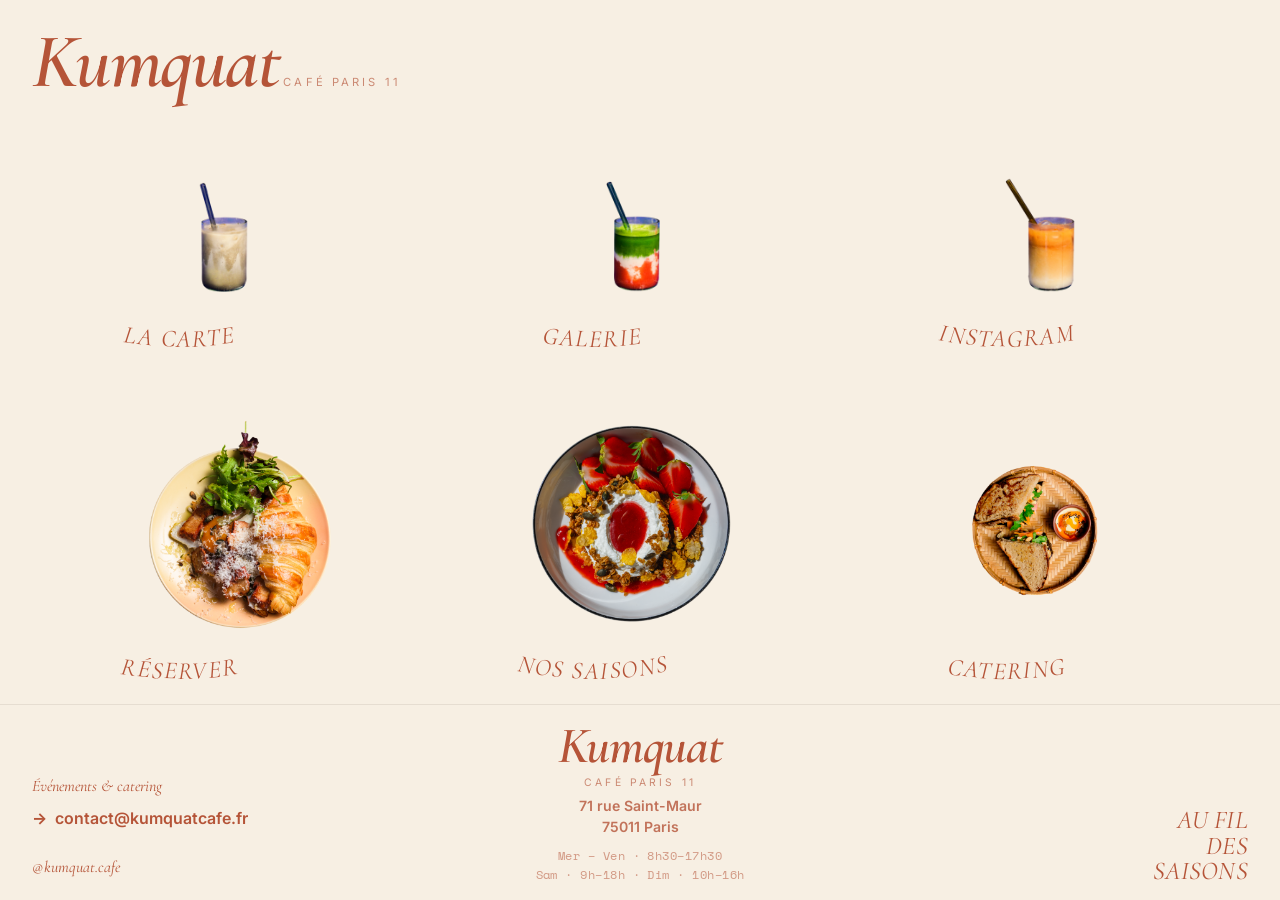
<file: index.html>
<!doctype html>
<html lang="fr">
<head>
  <meta charset="utf-8" />
  <meta name="viewport" content="width=device-width, initial-scale=1" />
  <title>Kumquat Café Paris</title>
  <meta name="description" content="Kumquat Café — Cuisine & Boissons au fil des saisons. 71 rue Saint-Maur, Paris 11." />

  <link rel="preconnect" href="https://fonts.googleapis.com">
  <link rel="preconnect" href="https://fonts.gstatic.com" crossorigin>
  <link href="https://fonts.googleapis.com/css2?family=Cormorant+Garamond:ital,wght@0,600;0,700;1,500;1,600;1,700&family=Inter:wght@400;600;700&family=Space+Mono&display=swap" rel="stylesheet">
  <link rel="stylesheet" href="style.css" />
</head>
<body class="page-home">

  <header class="home-header">
    <a href="index.html" class="home-logo home-logo--text">
      <span class="brand-wordmark">Kumquat</span>
      <span class="brand-tagline">Café Paris 11</span>
    </a>
  </header>

  <main class="home-stage">
    <section class="burger-grid burger-grid--home">

      <div class="burger grow" style="--delay:0s">
        <a href="menu.html" aria-label="La Carte">
          <img src="assets/menu/DSC_0518-Photoroom.png" alt="" />
          <svg class="burger-curve" viewBox="0 0 320 60" aria-hidden="true">
            <defs><path id="curve-0" d="M 20 10 Q 160 58 300 10" fill="none" /></defs>
            <text><textPath href="#curve-0" startOffset="50%" text-anchor="middle">La Carte</textPath></text>
          </svg>
        </a>
      </div>

      <div class="burger grow" style="--delay:0.8s">
        <a href="galerie.html" aria-label="Galerie">
          <img src="assets/menu/DSC_0520-Photoroom.png" alt="" />
          <svg class="burger-curve" viewBox="0 0 320 60" aria-hidden="true">
            <defs><path id="curve-1" d="M 20 10 Q 160 58 300 10" fill="none" /></defs>
            <text><textPath href="#curve-1" startOffset="50%" text-anchor="middle">Galerie</textPath></text>
          </svg>
        </a>
      </div>

      <div class="burger grow" style="--delay:1.6s">
        <a href="https://instagram.com/kumquat.cafe" target="_blank" rel="noopener" aria-label="Instagram">
          <img src="assets/menu/DSC_0526-Photoroom.png" alt="" />
          <svg class="burger-curve" viewBox="0 0 320 60" aria-hidden="true">
            <defs><path id="curve-2" d="M 20 10 Q 160 58 300 10" fill="none" /></defs>
            <text><textPath href="#curve-2" startOffset="50%" text-anchor="middle">Instagram</textPath></text>
          </svg>
        </a>
      </div>

      <div class="burger grow" style="--delay:2.4s">
        <a href="reservation.html" aria-label="Réservation">
          <img src="assets/menu/DSC_0582-Photoroom.png" alt="" />
          <svg class="burger-curve" viewBox="0 0 320 60" aria-hidden="true">
            <defs><path id="curve-3" d="M 20 10 Q 160 58 300 10" fill="none" /></defs>
            <text><textPath href="#curve-3" startOffset="50%" text-anchor="middle">Réserver</textPath></text>
          </svg>
        </a>
      </div>

      <div class="burger grow" style="--delay:3.2s">
        <a href="talks.html" aria-label="Nos Saisons">
          <img src="assets/menu/DSC_0610-Photoroom.png" alt="" />
          <svg class="burger-curve" viewBox="0 0 320 60" aria-hidden="true">
            <defs><path id="curve-4" d="M 20 10 Q 160 58 300 10" fill="none" /></defs>
            <text><textPath href="#curve-4" startOffset="50%" text-anchor="middle">Nos Saisons</textPath></text>
          </svg>
        </a>
      </div>

      <div class="burger grow" style="--delay:4s">
        <a href="mailto:contact@kumquatcafe.fr" aria-label="Catering">
          <img src="assets/menu/DSC_0664-Photoroom.png" alt="" />
          <svg class="burger-curve" viewBox="0 0 320 60" aria-hidden="true">
            <defs><path id="curve-5" d="M 20 10 Q 160 58 300 10" fill="none" /></defs>
            <text><textPath href="#curve-5" startOffset="50%" text-anchor="middle">Catering</textPath></text>
          </svg>
        </a>
      </div>

    </section>
  </main>

  <footer class="site-footer">
    <div class="site-footer-inner">

      <div class="site-footer-col">
        <p class="site-footer-tag">Événements & catering</p>
        <a href="mailto:contact@kumquatcafe.fr" class="site-footer-link site-footer-link--arrow">
          <span class="arrow">→</span> contact@kumquatcafe.fr
        </a>
        <div class="site-footer-socials">
          <a href="https://instagram.com/kumquat.cafe" target="_blank" rel="noopener">@kumquat.cafe</a>
        </div>
      </div>

      <div class="site-footer-col site-footer-col--center">
        <div class="footer-wordmark">
          <span class="brand-wordmark">Kumquat</span>
          <span class="brand-tagline">Café Paris 11</span>
        </div>
        <p class="site-footer-place">
          71 rue Saint-Maur<br/>
          75011 Paris
        </p>
        <p class="site-footer-hours">
          Mer – Ven · 8h30–17h30<br/>
          Sam · 9h–18h · Dim · 10h–16h
        </p>
      </div>

      <div class="site-footer-col site-footer-col--right">
        <p class="site-footer-motto">AU FIL<br/>DES<br/>SAISONS</p>
      </div>

    </div>
  </footer>

</body>
</html>
</file>
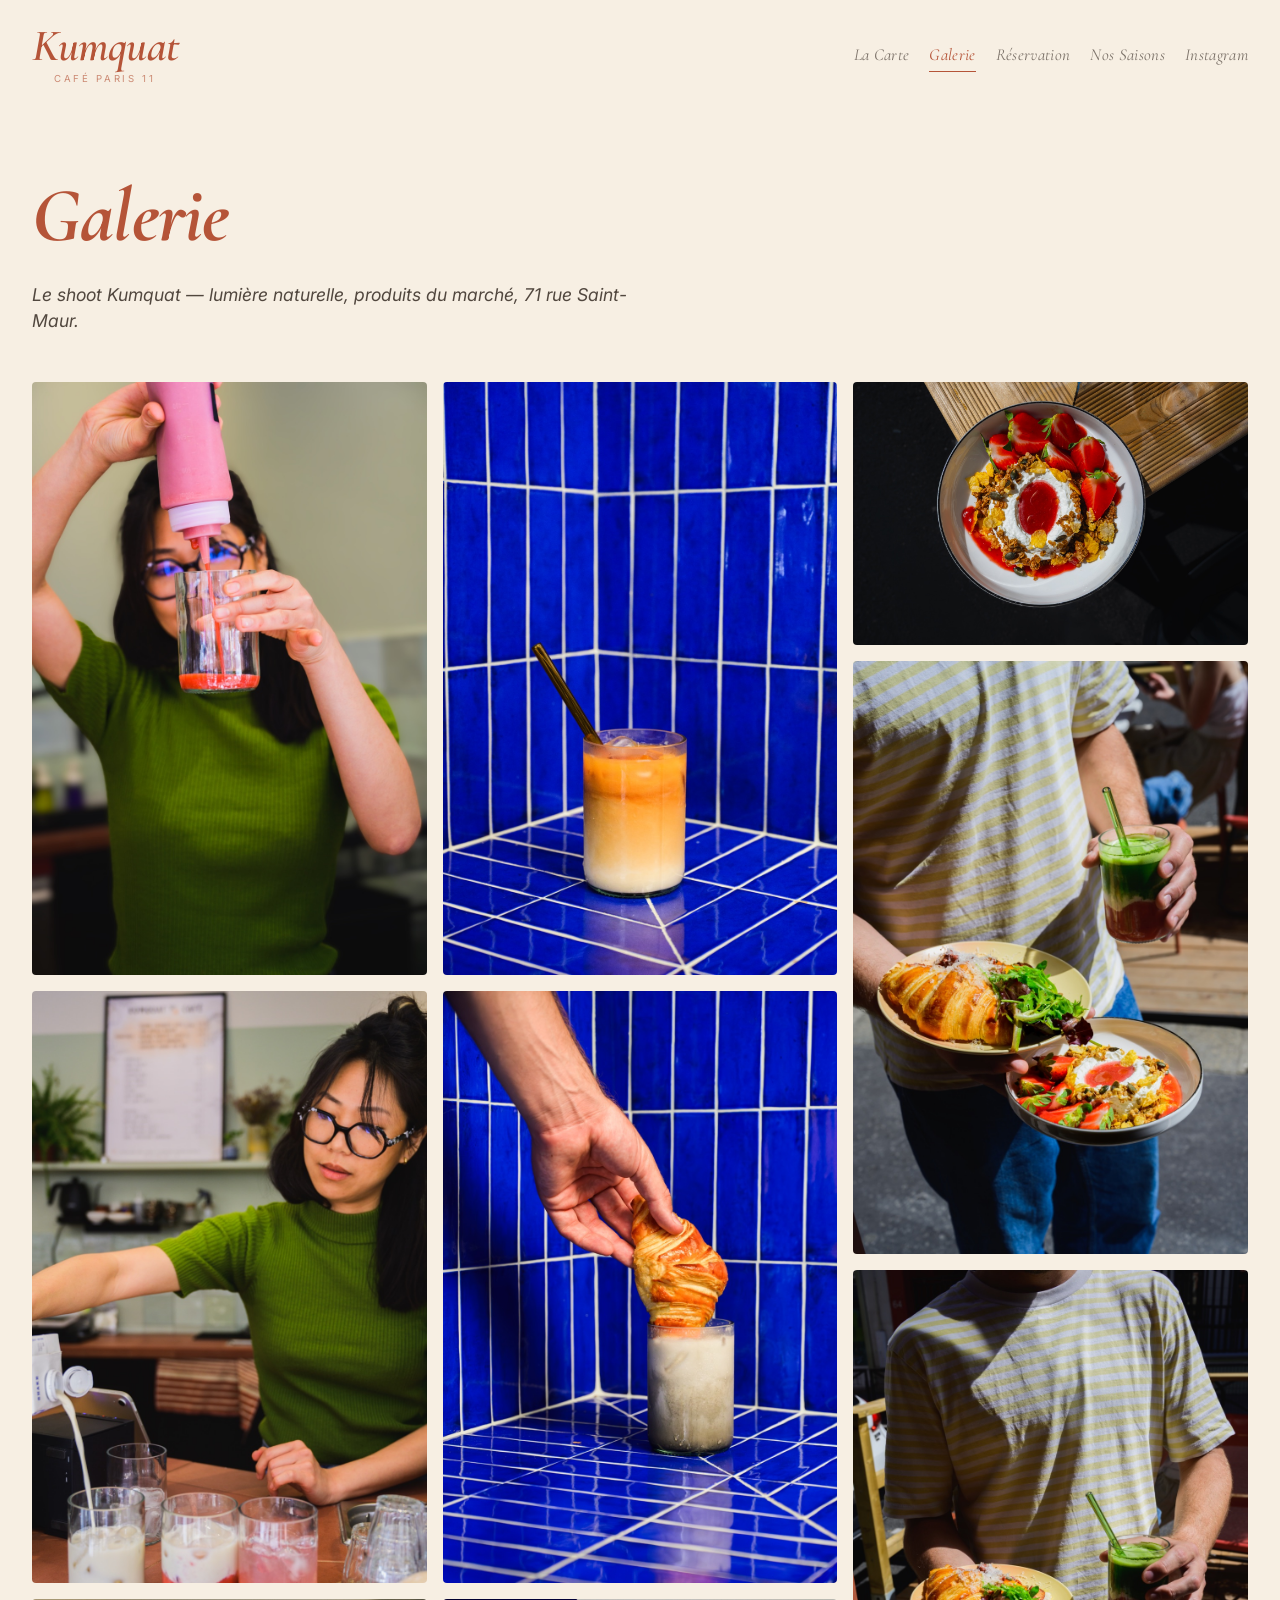
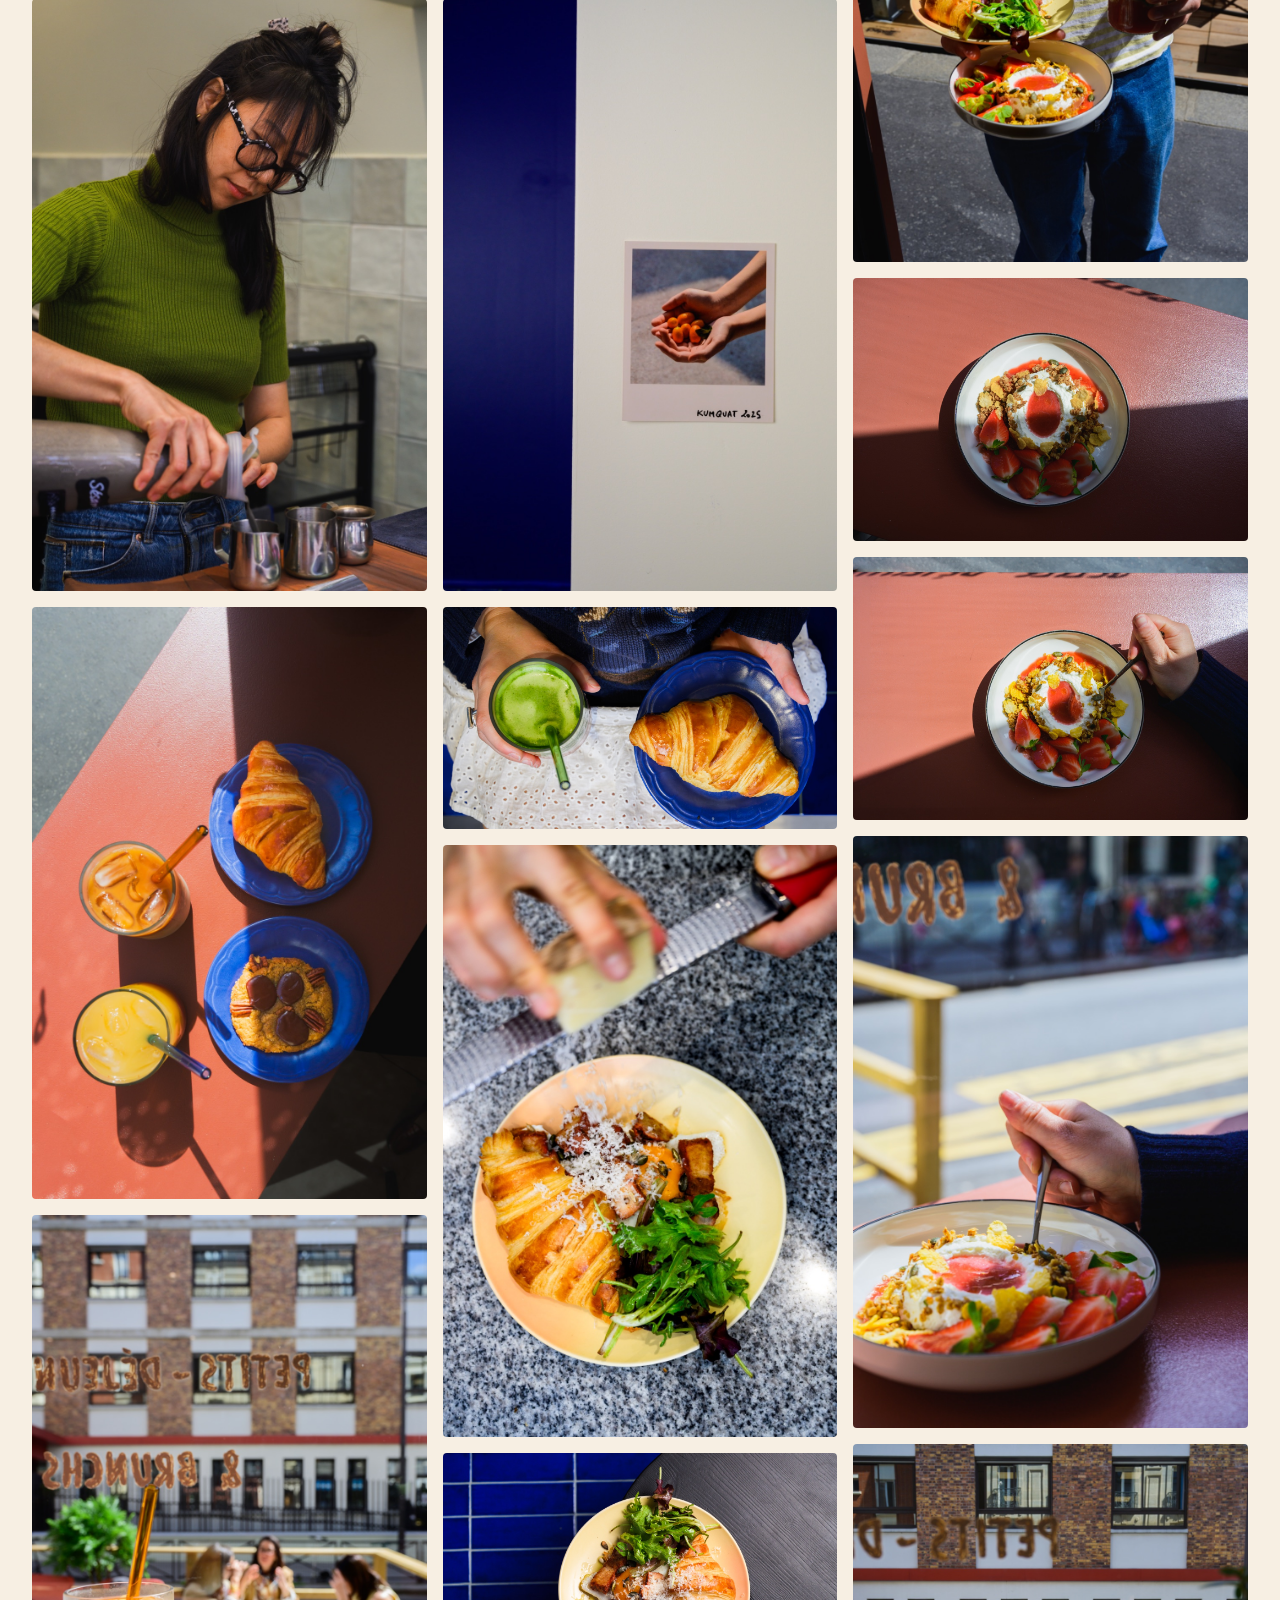
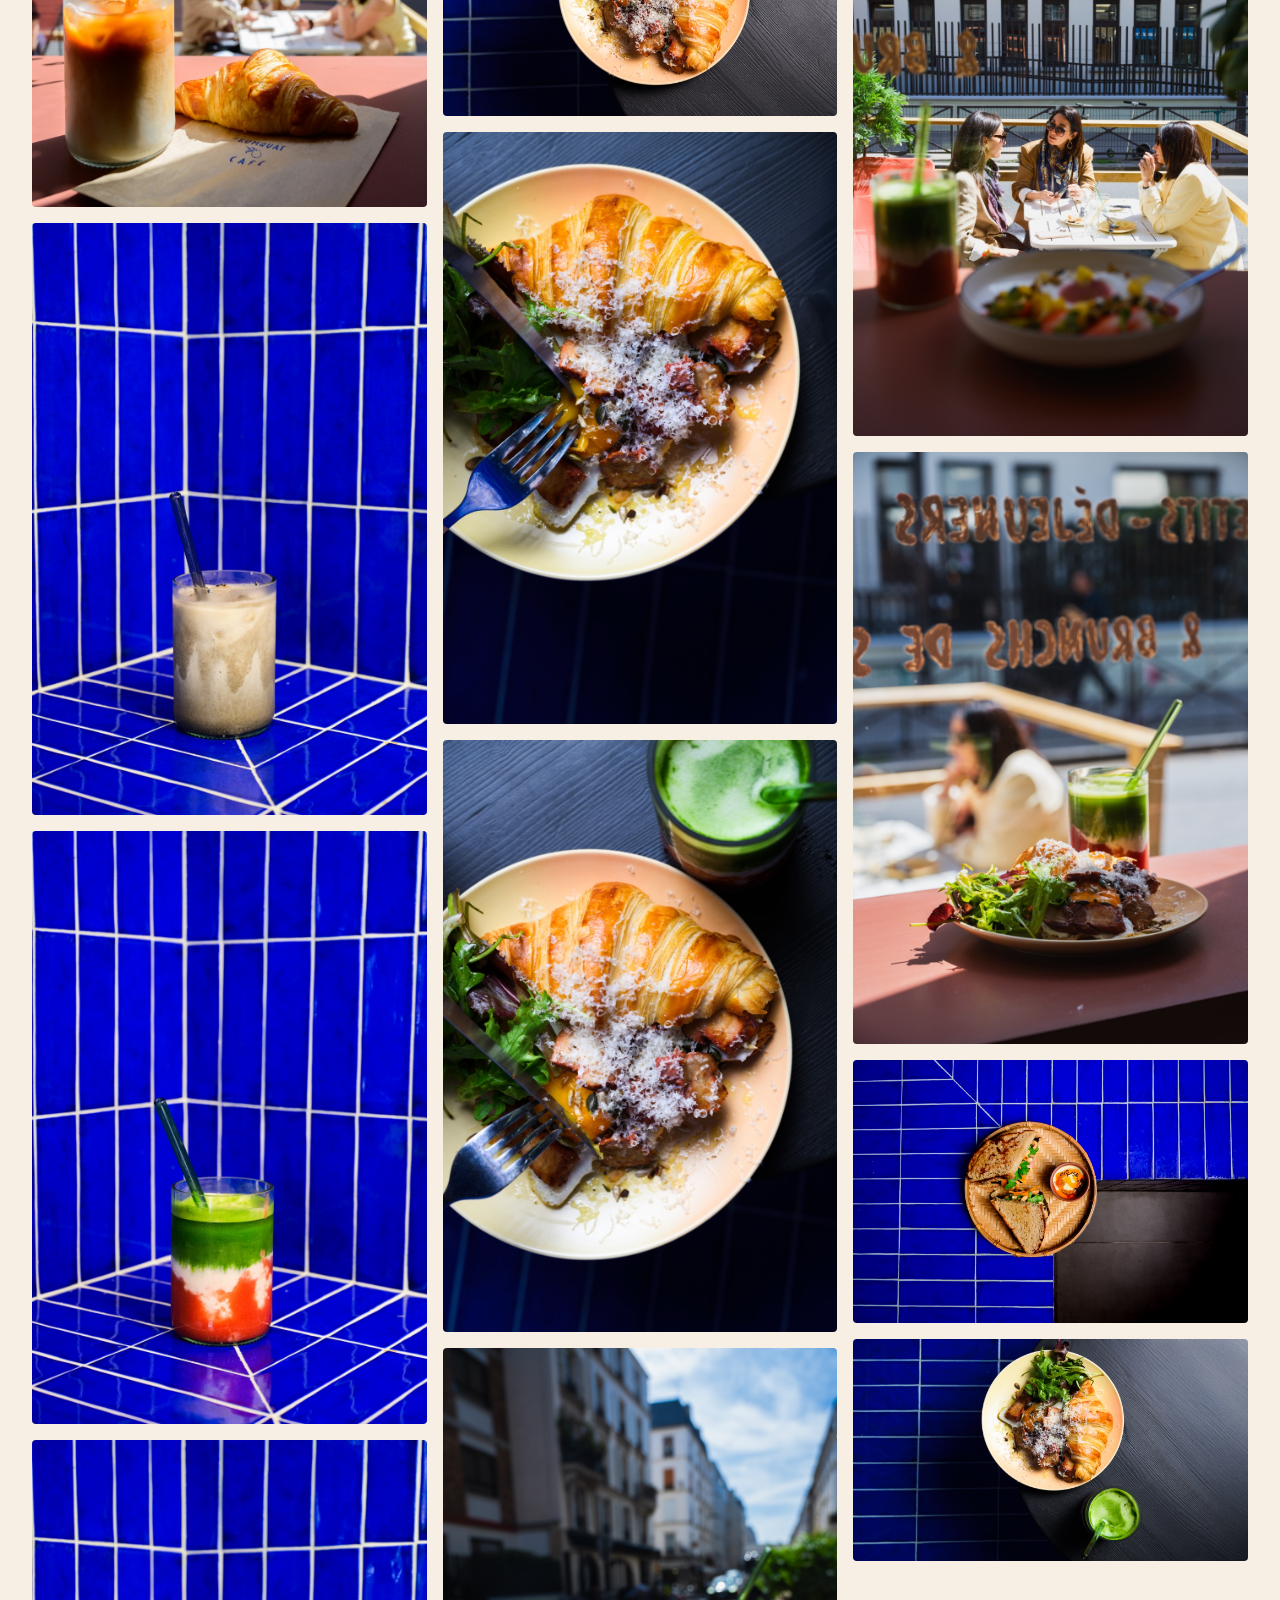
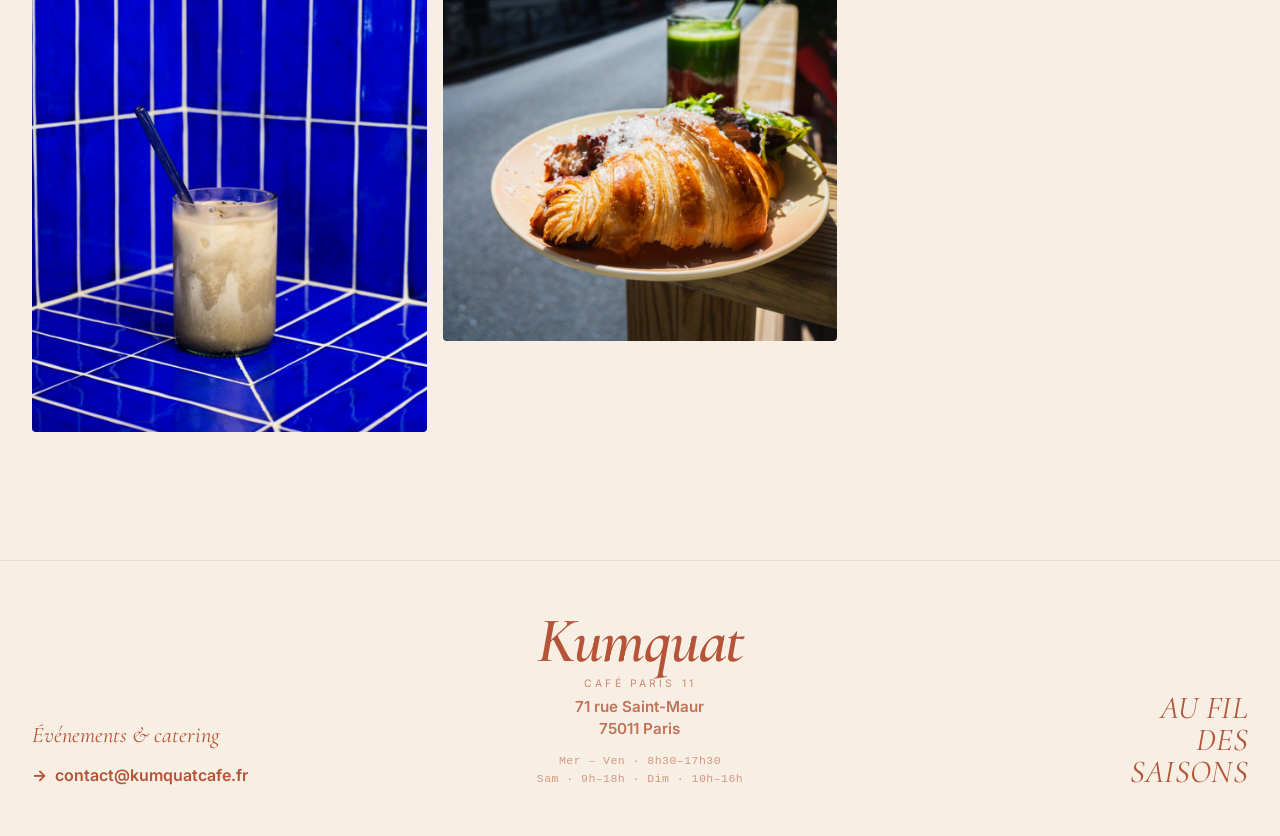
<file: galerie.html>
<!doctype html>
<html lang="fr">
<head>
  <meta charset="utf-8" />
  <meta name="viewport" content="width=device-width, initial-scale=1" />
  <title>Kumquat Café — Galerie</title>
  <link rel="preconnect" href="https://fonts.googleapis.com">
  <link rel="preconnect" href="https://fonts.gstatic.com" crossorigin>
  <link href="https://fonts.googleapis.com/css2?family=Cormorant+Garamond:ital,wght@0,600;0,700;1,500;1,600;1,700&family=Inter:wght@400;600;700&display=swap" rel="stylesheet">
  <link rel="stylesheet" href="style.css" />
</head>
<body class="page-sub">

  <header class="sub-header">
    <a href="index.html" class="brand brand--text">
      <span class="brand-wordmark">Kumquat</span>
      <span class="brand-tagline">Café Paris 11</span>
    </a>
    <nav class="sub-nav">
      <a href="menu.html">La Carte</a>
      <a href="galerie.html" class="active">Galerie</a>
      <a href="reservation.html">Réservation</a>
      <a href="talks.html">Nos Saisons</a>
      <a href="https://instagram.com/kumquat.cafe" target="_blank" rel="noopener">Instagram</a>
    </nav>
  </header>

  <main class="sub-page">
    <h1 class="sub-page-title">Galerie</h1>
    <p class="sub-page-intro">Le shoot Kumquat — lumière naturelle, produits du marché, 71 rue Saint-Maur.</p>

    <section class="photo-grid">
      <img src="assets/galerie/DSC_0483.jpg" alt="Kumquat Café" loading="lazy" />
      <img src="assets/galerie/DSC_0488.jpg" alt="Kumquat Café" loading="lazy" />
      <img src="assets/galerie/DSC_0495.jpg" alt="Kumquat Café" loading="lazy" />
      <img src="assets/galerie/DSC_0506.jpg" alt="Kumquat Café" loading="lazy" />
      <img src="assets/galerie/DSC_0515.jpg" alt="Kumquat Café" loading="lazy" />
      <img src="assets/galerie/DSC_0518.jpg" alt="Kumquat Café" loading="lazy" />
      <img src="assets/galerie/DSC_0520.jpg" alt="Kumquat Café" loading="lazy" />
      <img src="assets/galerie/DSC_0522.jpg" alt="Kumquat Café" loading="lazy" />
      <img src="assets/galerie/DSC_0526.jpg" alt="Kumquat Café" loading="lazy" />
      <img src="assets/galerie/DSC_0537.jpg" alt="Kumquat Café" loading="lazy" />
      <img src="assets/galerie/DSC_0543.jpg" alt="Kumquat Café" loading="lazy" />
      <img src="assets/galerie/DSC_0554.jpg" alt="Kumquat Café" loading="lazy" />
      <img src="assets/galerie/DSC_0573.jpg" alt="Kumquat Café" loading="lazy" />
      <img src="assets/galerie/DSC_0582.jpg" alt="Kumquat Café" loading="lazy" />
      <img src="assets/galerie/DSC_0588.jpg" alt="Kumquat Café" loading="lazy" />
      <img src="assets/galerie/DSC_0597.jpg" alt="Kumquat Café" loading="lazy" />
      <img src="assets/galerie/DSC_0608.jpg" alt="Kumquat Café" loading="lazy" />
      <img src="assets/galerie/DSC_0610.jpg" alt="Kumquat Café" loading="lazy" />
      <img src="assets/galerie/DSC_0616.jpg" alt="Kumquat Café" loading="lazy" />
      <img src="assets/galerie/DSC_0617.jpg" alt="Kumquat Café" loading="lazy" />
      <img src="assets/galerie/DSC_0619.jpg" alt="Kumquat Café" loading="lazy" />
      <img src="assets/galerie/DSC_0627.jpg" alt="Kumquat Café" loading="lazy" />
      <img src="assets/galerie/DSC_0630.jpg" alt="Kumquat Café" loading="lazy" />
      <img src="assets/galerie/DSC_0638.jpg" alt="Kumquat Café" loading="lazy" />
      <img src="assets/galerie/DSC_0640.jpg" alt="Kumquat Café" loading="lazy" />
      <img src="assets/galerie/DSC_0664.jpg" alt="Kumquat Café" loading="lazy" />
      <img src="assets/galerie/DSC_0678.NEF.jpg" alt="Kumquat Café" loading="lazy" />
    </section>
  </main>

  <footer class="site-footer">
    <div class="site-footer-inner">
      <div class="site-footer-col">
        <p class="site-footer-tag">Événements & catering</p>
        <a href="mailto:contact@kumquatcafe.fr" class="site-footer-link site-footer-link--arrow">
          <span class="arrow">→</span> contact@kumquatcafe.fr
        </a>
      </div>
      <div class="site-footer-col site-footer-col--center">
        <div class="footer-wordmark">
          <span class="brand-wordmark">Kumquat</span>
          <span class="brand-tagline">Café Paris 11</span>
        </div>
        <p class="site-footer-place">71 rue Saint-Maur<br/>75011 Paris</p>
        <p class="site-footer-hours">
          Mer – Ven · 8h30–17h30<br/>
          Sam · 9h–18h · Dim · 10h–16h
        </p>
      </div>
      <div class="site-footer-col site-footer-col--right">
        <p class="site-footer-motto">AU FIL<br/>DES<br/>SAISONS</p>
      </div>
    </div>
  </footer>

</body>
</html>
</file>
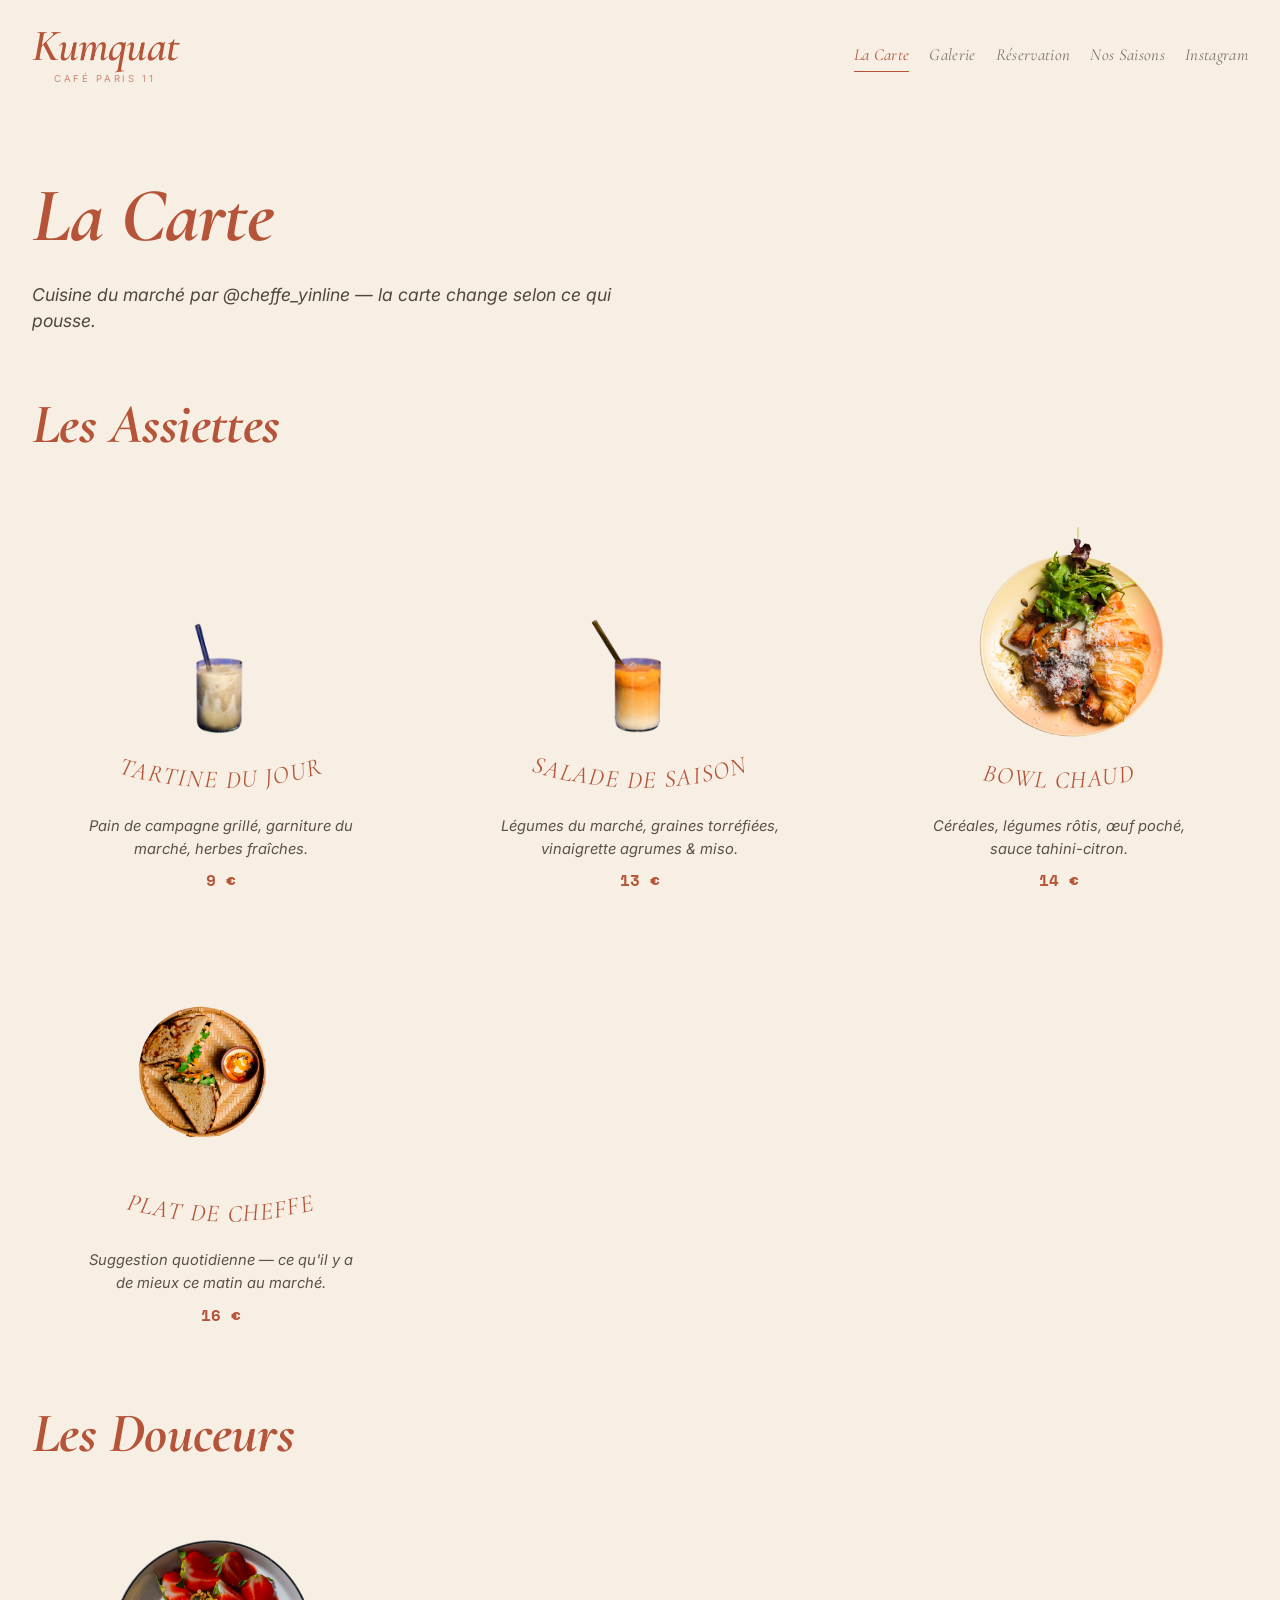
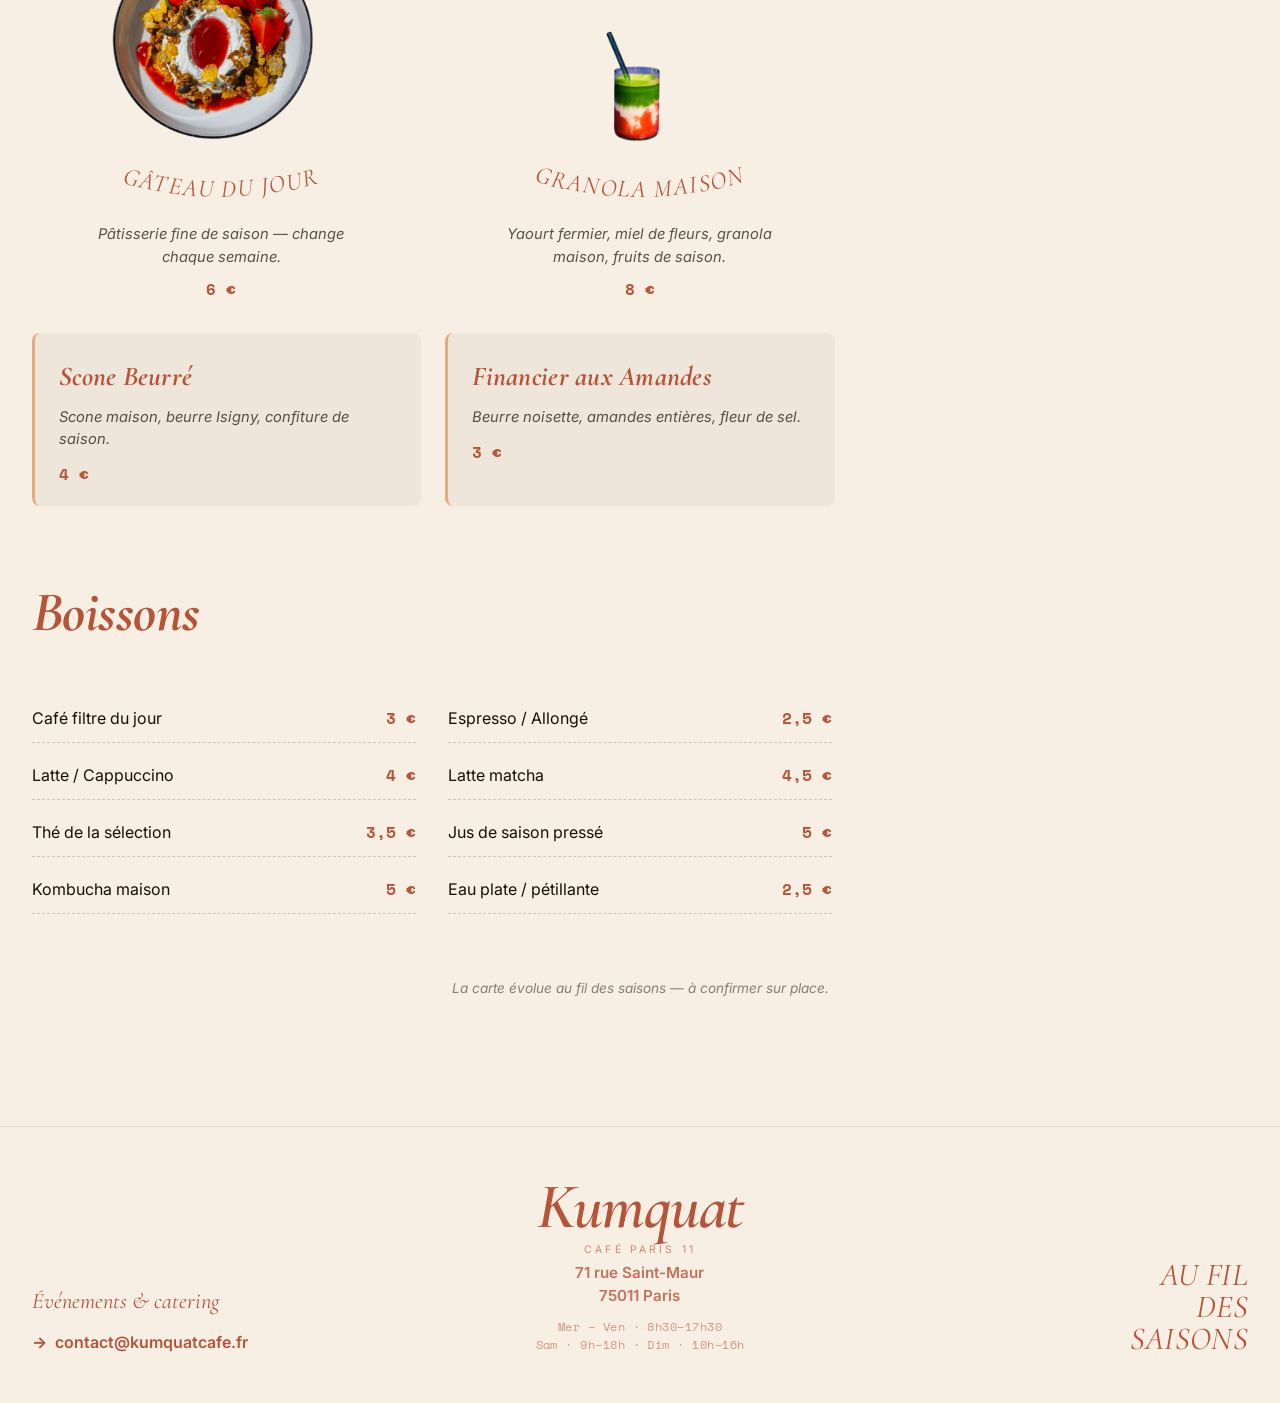
<file: menu.html>
<!doctype html>
<html lang="fr">
<head>
  <meta charset="utf-8" />
  <meta name="viewport" content="width=device-width, initial-scale=1" />
  <title>Kumquat Café — La Carte</title>
  <link rel="preconnect" href="https://fonts.googleapis.com">
  <link rel="preconnect" href="https://fonts.gstatic.com" crossorigin>
  <link href="https://fonts.googleapis.com/css2?family=Cormorant+Garamond:ital,wght@0,600;0,700;1,500;1,600;1,700&family=Inter:wght@400;600;700&family=Space+Mono&display=swap" rel="stylesheet">
  <link rel="stylesheet" href="style.css" />
</head>
<body class="page-sub page-menu">

  <header class="sub-header">
    <a href="index.html" class="brand brand--text">
      <span class="brand-wordmark">Kumquat</span>
      <span class="brand-tagline">Café Paris 11</span>
    </a>
    <nav class="sub-nav">
      <a href="menu.html" class="active">La Carte</a>
      <a href="galerie.html">Galerie</a>
      <a href="reservation.html">Réservation</a>
      <a href="talks.html">Nos Saisons</a>
      <a href="https://instagram.com/kumquat.cafe" target="_blank" rel="noopener">Instagram</a>
    </nav>
  </header>

  <main class="sub-page">
    <h1 class="sub-page-title">La Carte</h1>
    <p class="sub-page-intro">Cuisine du marché par @cheffe_yinline — la carte change selon ce qui pousse.</p>

    <!-- =========== LES ASSIETTES =========== -->
    <section class="menu-section">
      <h2 class="menu-section-title">Les Assiettes</h2>
      <div class="burger-grid burger-grid--menu">

        <div class="burger grow" style="--delay:0s">
          <img src="assets/menu/DSC_0518-Photoroom.png" alt="Tartine du Jour" />
          <svg class="burger-curve" viewBox="0 0 320 60" aria-hidden="true">
            <defs><path id="m-curve-0" d="M 20 10 Q 160 58 300 10" fill="none" /></defs>
            <text><textPath href="#m-curve-0" startOffset="50%" text-anchor="middle">Tartine du Jour</textPath></text>
          </svg>
          <p class="item-desc">Pain de campagne grillé, garniture du marché, herbes fraîches.</p>
          <p class="item-price">9&nbsp;€</p>
        </div>

        <div class="burger grow" style="--delay:0.6s">
          <img src="assets/menu/DSC_0526-Photoroom.png" alt="Salade de Saison" />
          <svg class="burger-curve" viewBox="0 0 320 60" aria-hidden="true">
            <defs><path id="m-curve-1" d="M 20 10 Q 160 58 300 10" fill="none" /></defs>
            <text><textPath href="#m-curve-1" startOffset="50%" text-anchor="middle">Salade de Saison</textPath></text>
          </svg>
          <p class="item-desc">Légumes du marché, graines torréfiées, vinaigrette agrumes & miso.</p>
          <p class="item-price">13&nbsp;€</p>
        </div>

        <div class="burger grow" style="--delay:1.2s">
          <img src="assets/menu/DSC_0582-Photoroom.png" alt="Bowl Chaud" />
          <svg class="burger-curve" viewBox="0 0 320 60" aria-hidden="true">
            <defs><path id="m-curve-2" d="M 20 10 Q 160 58 300 10" fill="none" /></defs>
            <text><textPath href="#m-curve-2" startOffset="50%" text-anchor="middle">Bowl Chaud</textPath></text>
          </svg>
          <p class="item-desc">Céréales, légumes rôtis, œuf poché, sauce tahini-citron.</p>
          <p class="item-price">14&nbsp;€</p>
        </div>

        <div class="burger grow" style="--delay:1.8s">
          <img src="assets/menu/DSC_0664-Photoroom.png" alt="Plat de Cheffe" />
          <svg class="burger-curve" viewBox="0 0 320 60" aria-hidden="true">
            <defs><path id="m-curve-3" d="M 20 10 Q 160 58 300 10" fill="none" /></defs>
            <text><textPath href="#m-curve-3" startOffset="50%" text-anchor="middle">Plat de Cheffe</textPath></text>
          </svg>
          <p class="item-desc">Suggestion quotidienne — ce qu'il y a de mieux ce matin au marché.</p>
          <p class="item-price">16&nbsp;€</p>
        </div>

      </div>
    </section>

    <!-- =========== LES DOUCEURS =========== -->
    <section class="menu-section">
      <h2 class="menu-section-title">Les Douceurs</h2>
      <div class="burger-grid burger-grid--menu">

        <div class="burger grow" style="--delay:0s">
          <img src="assets/menu/DSC_0610-Photoroom.png" alt="Gâteau du Jour" />
          <svg class="burger-curve" viewBox="0 0 320 60" aria-hidden="true">
            <defs><path id="m-curve-4" d="M 20 10 Q 160 58 300 10" fill="none" /></defs>
            <text><textPath href="#m-curve-4" startOffset="50%" text-anchor="middle">Gâteau du Jour</textPath></text>
          </svg>
          <p class="item-desc">Pâtisserie fine de saison — change chaque semaine.</p>
          <p class="item-price">6&nbsp;€</p>
        </div>

        <div class="burger grow" style="--delay:0.6s">
          <img src="assets/menu/DSC_0520-Photoroom.png" alt="Granola Maison" />
          <svg class="burger-curve" viewBox="0 0 320 60" aria-hidden="true">
            <defs><path id="m-curve-5" d="M 20 10 Q 160 58 300 10" fill="none" /></defs>
            <text><textPath href="#m-curve-5" startOffset="50%" text-anchor="middle">Granola Maison</textPath></text>
          </svg>
          <p class="item-desc">Yaourt fermier, miel de fleurs, granola maison, fruits de saison.</p>
          <p class="item-price">8&nbsp;€</p>
        </div>

      </div>

      <div class="text-item-grid">
        <article class="text-item">
          <h3 class="text-item-name">Scone Beurré</h3>
          <p class="text-item-desc">Scone maison, beurre Isigny, confiture de saison.</p>
          <p class="item-price">4&nbsp;€</p>
        </article>
        <article class="text-item">
          <h3 class="text-item-name">Financier aux Amandes</h3>
          <p class="text-item-desc">Beurre noisette, amandes entières, fleur de sel.</p>
          <p class="item-price">3&nbsp;€</p>
        </article>
      </div>
    </section>

    <!-- =========== BOISSONS =========== -->
    <section class="menu-section">
      <h2 class="menu-section-title">Boissons</h2>
      <div class="drinks-list">
        <div class="drink"><span>Café filtre du jour</span><span class="item-price">3&nbsp;€</span></div>
        <div class="drink"><span>Espresso / Allongé</span><span class="item-price">2,5&nbsp;€</span></div>
        <div class="drink"><span>Latte / Cappuccino</span><span class="item-price">4&nbsp;€</span></div>
        <div class="drink"><span>Latte matcha</span><span class="item-price">4,5&nbsp;€</span></div>
        <div class="drink"><span>Thé de la sélection</span><span class="item-price">3,5&nbsp;€</span></div>
        <div class="drink"><span>Jus de saison pressé</span><span class="item-price">5&nbsp;€</span></div>
        <div class="drink"><span>Kombucha maison</span><span class="item-price">5&nbsp;€</span></div>
        <div class="drink"><span>Eau plate / pétillante</span><span class="item-price">2,5&nbsp;€</span></div>
      </div>
    </section>

    <p class="sub-page-footnote">La carte évolue au fil des saisons — à confirmer sur place.</p>
  </main>

  <footer class="site-footer">
    <div class="site-footer-inner">
      <div class="site-footer-col">
        <p class="site-footer-tag">Événements & catering</p>
        <a href="mailto:contact@kumquatcafe.fr" class="site-footer-link site-footer-link--arrow">
          <span class="arrow">→</span> contact@kumquatcafe.fr
        </a>
      </div>
      <div class="site-footer-col site-footer-col--center">
        <div class="footer-wordmark">
          <span class="brand-wordmark">Kumquat</span>
          <span class="brand-tagline">Café Paris 11</span>
        </div>
        <p class="site-footer-place">71 rue Saint-Maur<br/>75011 Paris</p>
        <p class="site-footer-hours">
          Mer – Ven · 8h30–17h30<br/>
          Sam · 9h–18h · Dim · 10h–16h
        </p>
      </div>
      <div class="site-footer-col site-footer-col--right">
        <p class="site-footer-motto">AU FIL<br/>DES<br/>SAISONS</p>
      </div>
    </div>
  </footer>

</body>
</html>
</file>
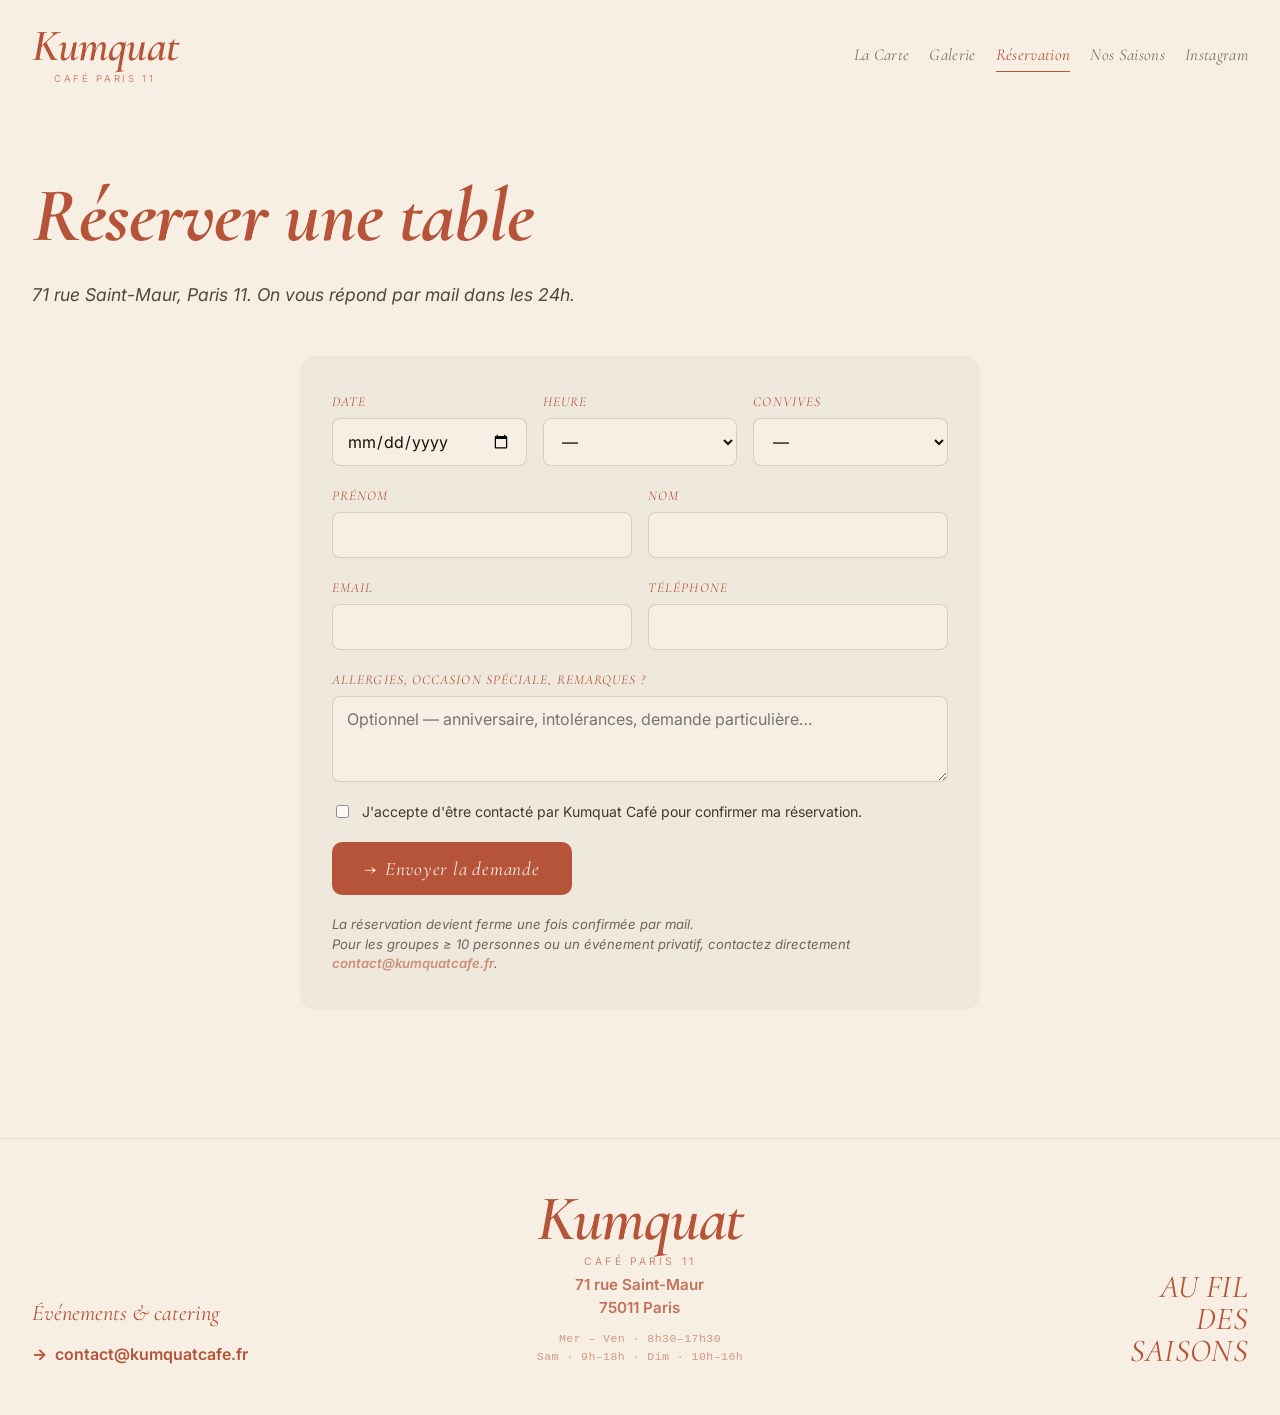
<file: reservation.html>
<!doctype html>
<html lang="fr">
<head>
  <meta charset="utf-8" />
  <meta name="viewport" content="width=device-width, initial-scale=1" />
  <title>Kumquat Café — Réservation</title>
  <link rel="preconnect" href="https://fonts.googleapis.com">
  <link rel="preconnect" href="https://fonts.gstatic.com" crossorigin>
  <link href="https://fonts.googleapis.com/css2?family=Cormorant+Garamond:ital,wght@0,600;0,700;1,500;1,600;1,700&family=Inter:wght@400;600;700&display=swap" rel="stylesheet">
  <link rel="stylesheet" href="style.css" />
</head>
<body class="page-sub">

  <header class="sub-header">
    <a href="index.html" class="brand brand--text">
      <span class="brand-wordmark">Kumquat</span>
      <span class="brand-tagline">Café Paris 11</span>
    </a>
    <nav class="sub-nav">
      <a href="menu.html">La Carte</a>
      <a href="galerie.html">Galerie</a>
      <a href="reservation.html" class="active">Réservation</a>
      <a href="talks.html">Nos Saisons</a>
      <a href="https://instagram.com/kumquat.cafe" target="_blank" rel="noopener">Instagram</a>
    </nav>
  </header>

  <main class="sub-page">
    <h1 class="sub-page-title">Réserver une table</h1>
    <p class="sub-page-intro">71 rue Saint-Maur, Paris 11. On vous répond par mail dans les 24h.</p>

    <!--
      Formulaire Formspree (gratuit jusqu'à 50 réservations/mois).
      1. Créer un compte sur https://formspree.io
      2. Créer un formulaire destinataire : contact@kumquatcafe.fr
      3. Remplacer YOUR_FORMSPREE_ID par l'endpoint fourni
      Alternative simple : action="mailto:contact@kumquatcafe.fr" method="POST" enctype="text/plain"
    -->
    <form class="resa-form"
          action="https://formspree.io/f/YOUR_FORMSPREE_ID"
          method="POST">

      <input type="hidden" name="_subject" value="Nouvelle réservation — Kumquat Café" />
      <input type="hidden" name="_language" value="fr" />
      <input type="text" name="_gotcha" style="display:none" />

      <div class="resa-row">
        <label class="resa-field">
          <span class="resa-label">Date</span>
          <input type="date" name="date" required />
        </label>
        <label class="resa-field">
          <span class="resa-label">Heure</span>
          <select name="heure" required>
            <option value="">—</option>
            <option>9:00</option><option>9:30</option>
            <option>10:00</option><option>10:30</option>
            <option>11:00</option><option>11:30</option>
            <option>12:00</option><option>12:30</option>
            <option>13:00</option><option>13:30</option>
            <option>14:00</option><option>14:30</option>
            <option>15:00</option><option>15:30</option>
            <option>16:00</option><option>16:30</option>
          </select>
        </label>
        <label class="resa-field">
          <span class="resa-label">Convives</span>
          <select name="convives" required>
            <option value="">—</option>
            <option>1</option><option>2</option><option>3</option><option>4</option>
            <option>5</option><option>6</option><option>7</option><option>8</option>
            <option>9+</option>
          </select>
        </label>
      </div>

      <div class="resa-row">
        <label class="resa-field">
          <span class="resa-label">Prénom</span>
          <input type="text" name="prenom" required />
        </label>
        <label class="resa-field">
          <span class="resa-label">Nom</span>
          <input type="text" name="nom" required />
        </label>
      </div>

      <div class="resa-row">
        <label class="resa-field">
          <span class="resa-label">Email</span>
          <input type="email" name="email" required />
        </label>
        <label class="resa-field">
          <span class="resa-label">Téléphone</span>
          <input type="tel" name="telephone" required />
        </label>
      </div>

      <label class="resa-field resa-field--full">
        <span class="resa-label">Allergies, occasion spéciale, remarques&nbsp;?</span>
        <textarea name="remarques" rows="3" placeholder="Optionnel — anniversaire, intolérances, demande particulière…"></textarea>
      </label>

      <label class="resa-consent">
        <input type="checkbox" required />
        <span>J'accepte d'être contacté par Kumquat Café pour confirmer ma réservation.</span>
      </label>

      <button type="submit" class="resa-submit">
        <span class="arrow">→</span> Envoyer la demande
      </button>

      <p class="resa-note">
        La réservation devient ferme une fois confirmée par mail.<br/>
        Pour les groupes ≥ 10 personnes ou un événement privatif, contactez directement
        <a href="mailto:contact@kumquatcafe.fr">contact@kumquatcafe.fr</a>.
      </p>
    </form>
  </main>

  <footer class="site-footer">
    <div class="site-footer-inner">
      <div class="site-footer-col">
        <p class="site-footer-tag">Événements & catering</p>
        <a href="mailto:contact@kumquatcafe.fr" class="site-footer-link site-footer-link--arrow">
          <span class="arrow">→</span> contact@kumquatcafe.fr
        </a>
      </div>
      <div class="site-footer-col site-footer-col--center">
        <div class="footer-wordmark">
          <span class="brand-wordmark">Kumquat</span>
          <span class="brand-tagline">Café Paris 11</span>
        </div>
        <p class="site-footer-place">71 rue Saint-Maur<br/>75011 Paris</p>
        <p class="site-footer-hours">
          Mer – Ven · 8h30–17h30<br/>
          Sam · 9h–18h · Dim · 10h–16h
        </p>
      </div>
      <div class="site-footer-col site-footer-col--right">
        <p class="site-footer-motto">AU FIL<br/>DES<br/>SAISONS</p>
      </div>
    </div>
  </footer>

</body>
</html>
</file>
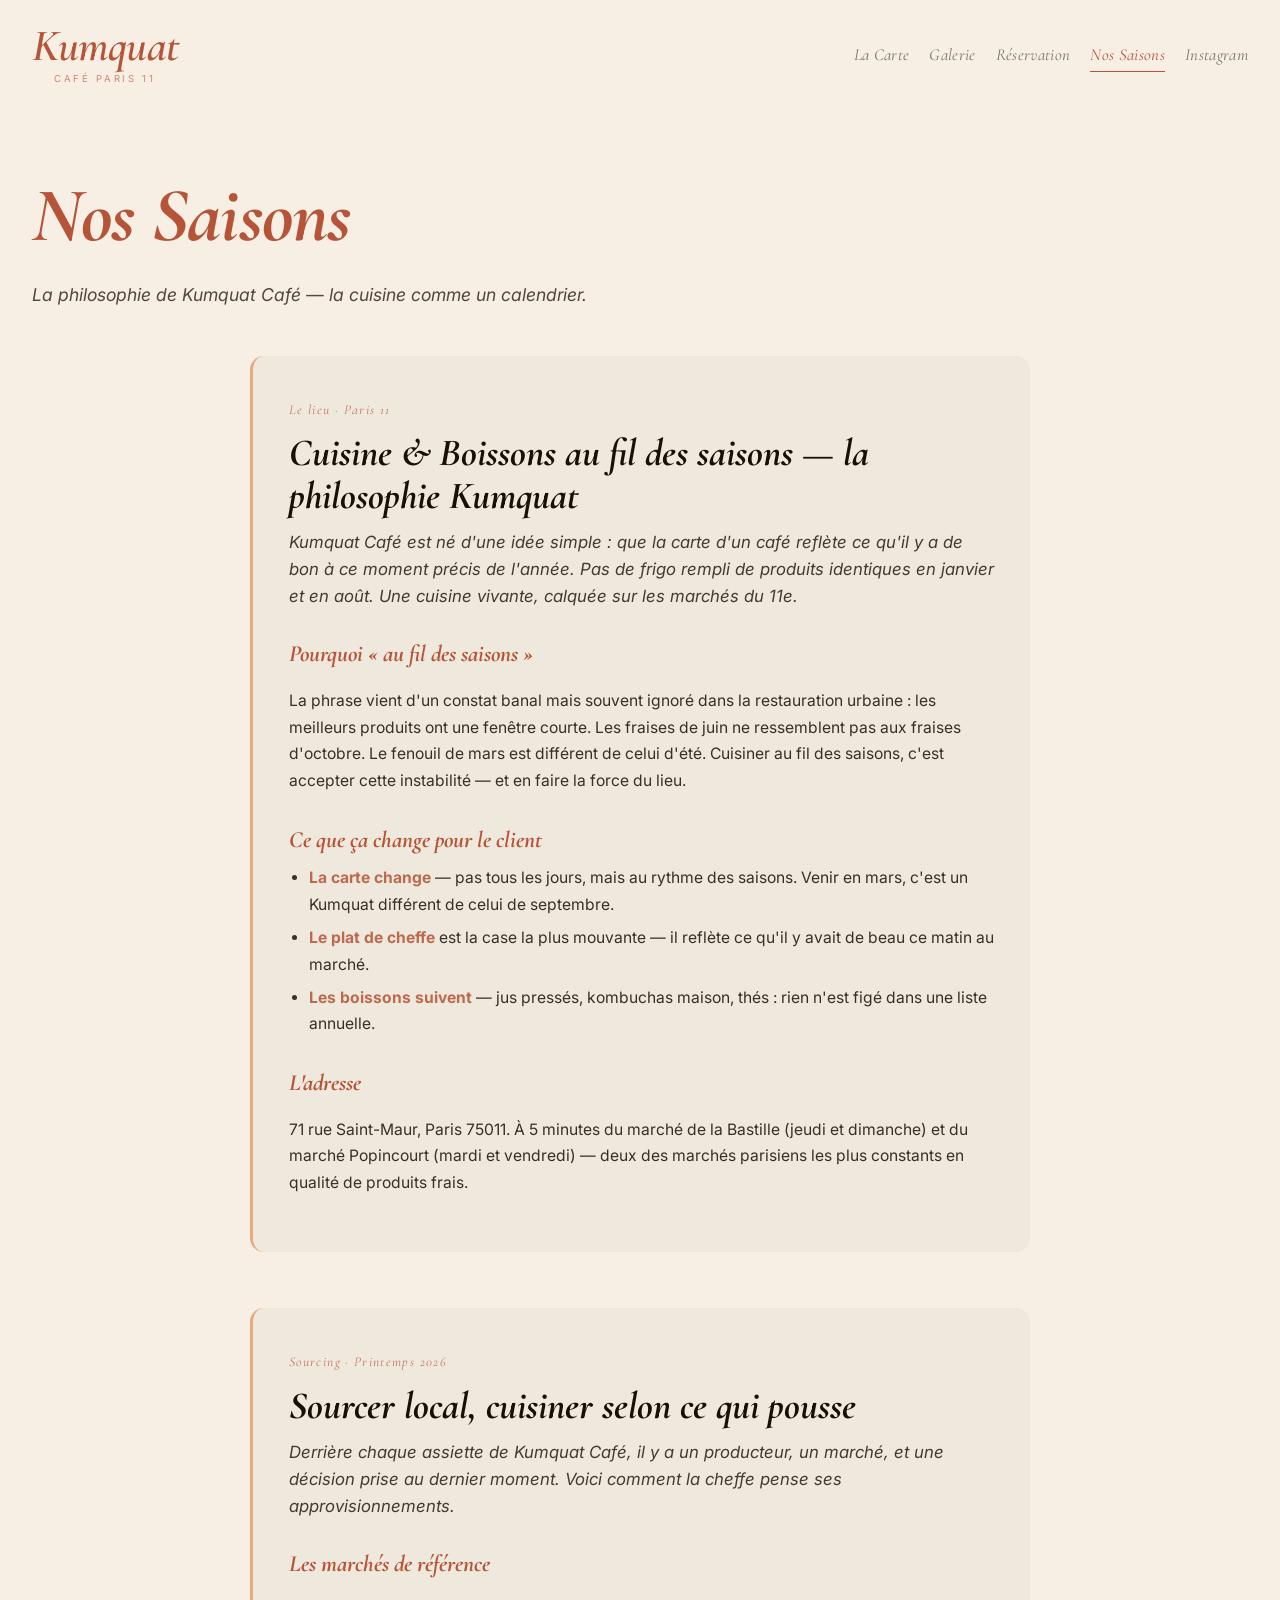
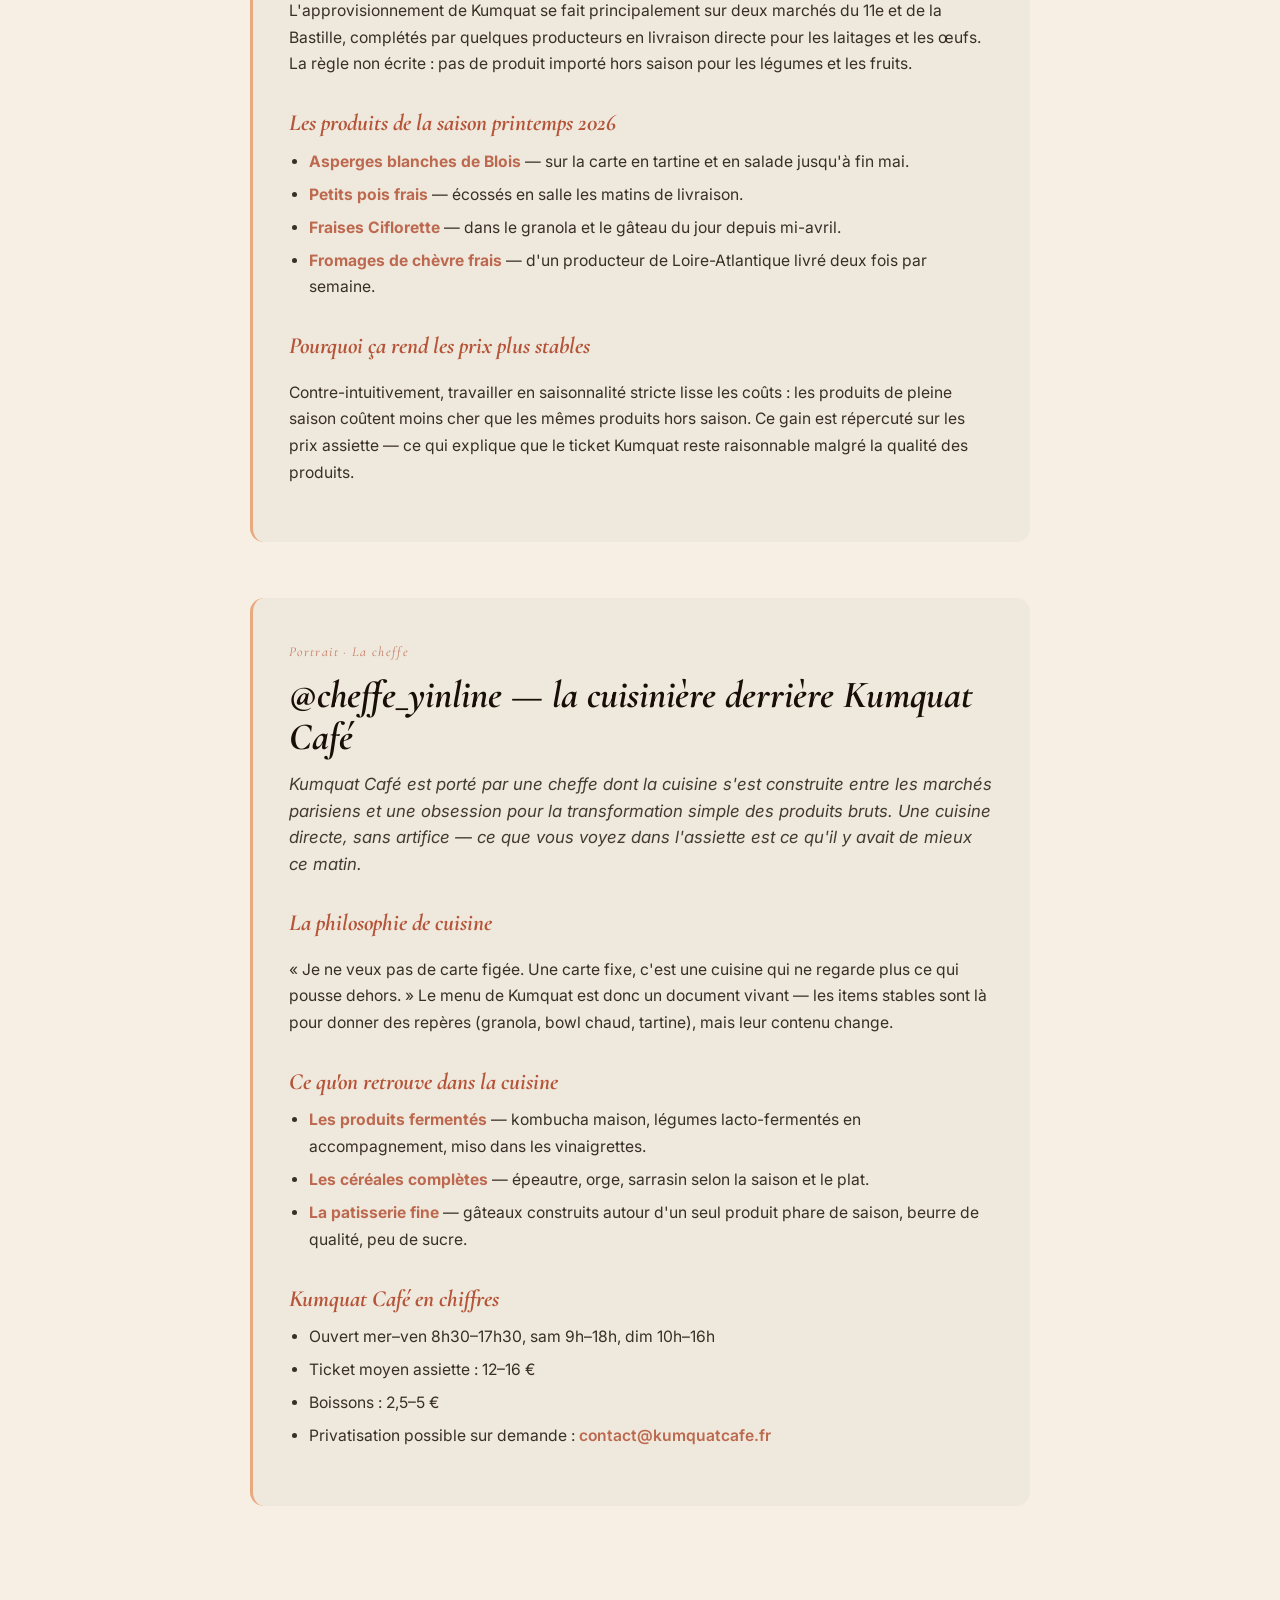
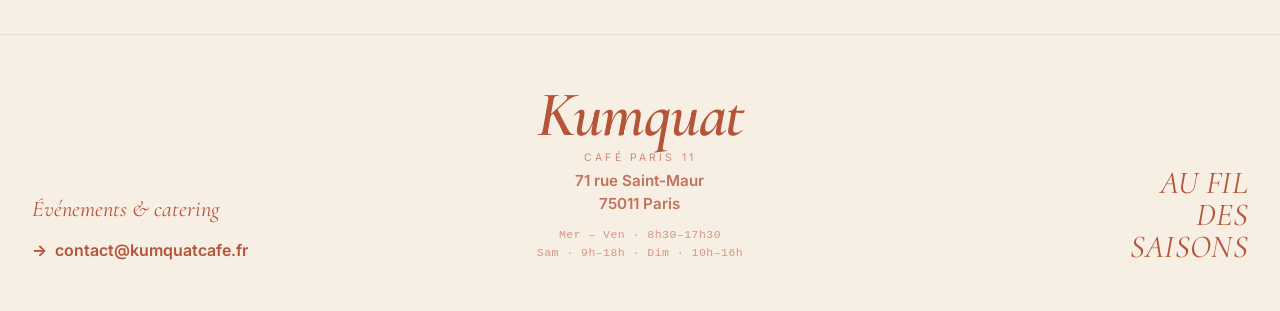
<file: talks.html>
<!doctype html>
<html lang="fr">
<head>
  <meta charset="utf-8" />
  <meta name="viewport" content="width=device-width, initial-scale=1" />
  <title>Kumquat Café — Nos Saisons</title>
  <meta name="description" content="Kumquat Café Paris — cuisine de saison, sourcing local, la cheffe @cheffe_yinline." />

  <script type="application/ld+json">
  {
    "@context": "https://schema.org",
    "@type": "CafeOrCoffeeShop",
    "name": "Kumquat Café",
    "description": "Cuisine & Boissons au fil des saisons — café-restaurant à Paris 11.",
    "servesCuisine": ["Cuisine de saison", "Café", "Brunch", "Traiteur"],
    "priceRange": "€€",
    "address": {
      "@type": "PostalAddress",
      "streetAddress": "71 rue Saint-Maur",
      "addressLocality": "Paris",
      "postalCode": "75011",
      "addressRegion": "Île-de-France",
      "addressCountry": "FR"
    },
    "openingHours": ["We-Fr 08:30-17:30", "Sa 09:00-18:00", "Su 10:00-16:00"],
    "sameAs": ["https://instagram.com/kumquat.cafe"]
  }
  </script>

  <link rel="preconnect" href="https://fonts.googleapis.com">
  <link rel="preconnect" href="https://fonts.gstatic.com" crossorigin>
  <link href="https://fonts.googleapis.com/css2?family=Cormorant+Garamond:ital,wght@0,600;0,700;1,500;1,600;1,700&family=Inter:wght@400;600;700&display=swap" rel="stylesheet">
  <link rel="stylesheet" href="style.css" />
</head>
<body class="page-sub">

  <header class="sub-header">
    <a href="index.html" class="brand brand--text">
      <span class="brand-wordmark">Kumquat</span>
      <span class="brand-tagline">Café Paris 11</span>
    </a>
    <nav class="sub-nav">
      <a href="menu.html">La Carte</a>
      <a href="galerie.html">Galerie</a>
      <a href="reservation.html">Réservation</a>
      <a href="talks.html" class="active">Nos Saisons</a>
      <a href="https://instagram.com/kumquat.cafe" target="_blank" rel="noopener">Instagram</a>
    </nav>
  </header>

  <main class="sub-page">
    <h1 class="sub-page-title">Nos Saisons</h1>
    <p class="sub-page-intro">La philosophie de Kumquat Café — la cuisine comme un calendrier.</p>

    <section class="talks-articles">

      <!-- ========== ARTICLE 1 ========== -->
      <article class="talk" id="philosophie-saisons">
        <header class="talk-header">
          <span class="talk-kicker">Le lieu · Paris 11</span>
          <h2 class="talk-title">Cuisine & Boissons au fil des saisons — la philosophie Kumquat</h2>
          <p class="talk-lead">Kumquat Café est né d'une idée simple : que la carte d'un café reflète ce qu'il y a de bon à ce moment précis de l'année. Pas de frigo rempli de produits identiques en janvier et en août. Une cuisine vivante, calquée sur les marchés du 11e.</p>
        </header>
        <div class="talk-body">
          <h3>Pourquoi « au fil des saisons »</h3>
          <p>La phrase vient d'un constat banal mais souvent ignoré dans la restauration urbaine : les meilleurs produits ont une fenêtre courte. Les fraises de juin ne ressemblent pas aux fraises d'octobre. Le fenouil de mars est différent de celui d'été. Cuisiner au fil des saisons, c'est accepter cette instabilité — et en faire la force du lieu.</p>

          <h3>Ce que ça change pour le client</h3>
          <ul>
            <li><strong>La carte change</strong> — pas tous les jours, mais au rythme des saisons. Venir en mars, c'est un Kumquat différent de celui de septembre.</li>
            <li><strong>Le plat de cheffe</strong> est la case la plus mouvante — il reflète ce qu'il y avait de beau ce matin au marché.</li>
            <li><strong>Les boissons suivent</strong> — jus pressés, kombuchas maison, thés : rien n'est figé dans une liste annuelle.</li>
          </ul>

          <h3>L'adresse</h3>
          <p>71 rue Saint-Maur, Paris 75011. À 5 minutes du marché de la Bastille (jeudi et dimanche) et du marché Popincourt (mardi et vendredi) — deux des marchés parisiens les plus constants en qualité de produits frais.</p>
        </div>
      </article>

      <!-- ========== ARTICLE 2 ========== -->
      <article class="talk" id="sourcing-producteurs">
        <header class="talk-header">
          <span class="talk-kicker">Sourcing · Printemps 2026</span>
          <h2 class="talk-title">Sourcer local, cuisiner selon ce qui pousse</h2>
          <p class="talk-lead">Derrière chaque assiette de Kumquat Café, il y a un producteur, un marché, et une décision prise au dernier moment. Voici comment la cheffe pense ses approvisionnements.</p>
        </header>
        <div class="talk-body">
          <h3>Les marchés de référence</h3>
          <p>L'approvisionnement de Kumquat se fait principalement sur deux marchés du 11e et de la Bastille, complétés par quelques producteurs en livraison directe pour les laitages et les œufs. La règle non écrite : pas de produit importé hors saison pour les légumes et les fruits.</p>

          <h3>Les produits de la saison printemps 2026</h3>
          <ul>
            <li><strong>Asperges blanches de Blois</strong> — sur la carte en tartine et en salade jusqu'à fin mai.</li>
            <li><strong>Petits pois frais</strong> — écossés en salle les matins de livraison.</li>
            <li><strong>Fraises Ciflorette</strong> — dans le granola et le gâteau du jour depuis mi-avril.</li>
            <li><strong>Fromages de chèvre frais</strong> — d'un producteur de Loire-Atlantique livré deux fois par semaine.</li>
          </ul>

          <h3>Pourquoi ça rend les prix plus stables</h3>
          <p>Contre-intuitivement, travailler en saisonnalité stricte lisse les coûts : les produits de pleine saison coûtent moins cher que les mêmes produits hors saison. Ce gain est répercuté sur les prix assiette — ce qui explique que le ticket Kumquat reste raisonnable malgré la qualité des produits.</p>
        </div>
      </article>

      <!-- ========== ARTICLE 3 ========== -->
      <article class="talk" id="portrait-cheffe">
        <header class="talk-header">
          <span class="talk-kicker">Portrait · La cheffe</span>
          <h2 class="talk-title">@cheffe_yinline — la cuisinière derrière Kumquat Café</h2>
          <p class="talk-lead">Kumquat Café est porté par une cheffe dont la cuisine s'est construite entre les marchés parisiens et une obsession pour la transformation simple des produits bruts. Une cuisine directe, sans artifice — ce que vous voyez dans l'assiette est ce qu'il y avait de mieux ce matin.</p>
        </header>
        <div class="talk-body">
          <h3>La philosophie de cuisine</h3>
          <p>« Je ne veux pas de carte figée. Une carte fixe, c'est une cuisine qui ne regarde plus ce qui pousse dehors. » Le menu de Kumquat est donc un document vivant — les items stables sont là pour donner des repères (granola, bowl chaud, tartine), mais leur contenu change.</p>

          <h3>Ce qu'on retrouve dans la cuisine</h3>
          <ul>
            <li><strong>Les produits fermentés</strong> — kombucha maison, légumes lacto-fermentés en accompagnement, miso dans les vinaigrettes.</li>
            <li><strong>Les céréales complètes</strong> — épeautre, orge, sarrasin selon la saison et le plat.</li>
            <li><strong>La patisserie fine</strong> — gâteaux construits autour d'un seul produit phare de saison, beurre de qualité, peu de sucre.</li>
          </ul>

          <h3>Kumquat Café en chiffres</h3>
          <ul>
            <li>Ouvert mer–ven 8h30–17h30, sam 9h–18h, dim 10h–16h</li>
            <li>Ticket moyen assiette : 12–16 €</li>
            <li>Boissons : 2,5–5 €</li>
            <li>Privatisation possible sur demande : <a href="mailto:contact@kumquatcafe.fr">contact@kumquatcafe.fr</a></li>
          </ul>
        </div>
      </article>

    </section>
  </main>

  <footer class="site-footer">
    <div class="site-footer-inner">
      <div class="site-footer-col">
        <p class="site-footer-tag">Événements & catering</p>
        <a href="mailto:contact@kumquatcafe.fr" class="site-footer-link site-footer-link--arrow">
          <span class="arrow">→</span> contact@kumquatcafe.fr
        </a>
      </div>
      <div class="site-footer-col site-footer-col--center">
        <div class="footer-wordmark">
          <span class="brand-wordmark">Kumquat</span>
          <span class="brand-tagline">Café Paris 11</span>
        </div>
        <p class="site-footer-place">71 rue Saint-Maur<br/>75011 Paris</p>
        <p class="site-footer-hours">
          Mer – Ven · 8h30–17h30<br/>
          Sam · 9h–18h · Dim · 10h–16h
        </p>
      </div>
      <div class="site-footer-col site-footer-col--right">
        <p class="site-footer-motto">AU FIL<br/>DES<br/>SAISONS</p>
      </div>
    </div>
  </footer>

</body>
</html>
</file>
<file: style.css>
/* ============================================================
   KUMQUAT CAFÉ — Stylesheet partagé
   Adapté depuis WEBSITE_BURGERS_GRID (template Dogma)
   ============================================================ */

:root {
  --kq-creme:   #F7EFE3;
  --kq-brun:    #1A0F08;
  --kq-rouille: #B55438;        /* brand principal */
  --kq-abricot: #D4784A;        /* version plus douce */
  --kq-pale:    #E9A97F;        /* accents, hovers, borders */
  --kq-sage:    #8B9E7D;        /* vert sauge — accents saisonniers */
  --kq-or:      #C9A84C;

  --color-bg:      var(--kq-creme);
  --color-text:    var(--kq-brun);
  --color-primary: var(--kq-rouille);
  --color-menu:    var(--kq-rouille);

  --font-display: 'Cormorant Garamond', 'Didot', Georgia, serif;
  --font-body:    'Inter', system-ui, sans-serif;
  --font-mono:    'Space Mono', monospace;

  --container-max: 1440px;
  --gap-block: 24px;
}

/* Reset */
*, *::before, *::after { box-sizing: border-box; }
html, body { margin: 0; padding: 0; }
body {
  font-family: var(--font-body);
  background: var(--color-bg);
  color: var(--color-text);
  line-height: 1.5;
  -webkit-font-smoothing: antialiased;
}
img { max-width: 100%; display: block; }
a { color: inherit; text-decoration: none; }

/* ============ WORDMARK (logo texte) ============ */
.brand--text {
  display: inline-flex;
  flex-direction: column;
  align-items: flex-start;
  flex-shrink: 0;
}
.home-logo--text {
  display: inline-flex;
  flex-direction: column;
  align-items: flex-start;
}
.brand-wordmark {
  font-family: var(--font-display);
  font-style: italic;
  font-weight: 600;
  font-size: clamp(2rem, 3.5vw, 2.8rem);
  color: var(--color-primary);
  line-height: 1;
  letter-spacing: -0.02em;
}
.brand-tagline {
  font-family: var(--font-body);
  font-size: 0.6rem;
  letter-spacing: 0.28em;
  text-transform: uppercase;
  color: var(--color-primary);
  opacity: 0.65;
  margin-top: 0.2rem;
}

/* Home wordmark — plus grand */
.home-logo--text .brand-wordmark {
  font-size: clamp(2.6rem, 6vw, 5rem);
}
.home-logo--text .brand-tagline {
  font-size: 0.7rem;
  margin-top: 0.3rem;
}

/* Footer wordmark centre */
.footer-wordmark {
  display: inline-flex;
  flex-direction: column;
  align-items: center;
}
.footer-wordmark .brand-wordmark {
  font-size: clamp(2.8rem, 5vw, 4.5rem);
}
.footer-wordmark .brand-tagline {
  font-size: 0.65rem;
  letter-spacing: 0.3em;
}
.page-home .footer-wordmark .brand-wordmark { font-size: clamp(2rem, 4vw, 3.2rem); }

/* ============ HEADERS ============ */
.sub-header {
  padding: 1.5rem 2rem;
  max-width: var(--container-max);
  margin: 0 auto;
  display: flex;
  align-items: center;
  gap: 1.5rem 2rem;
  justify-content: space-between;
  flex-wrap: wrap;
}
.brand {
  display: inline-flex;
  align-items: center;
  flex-shrink: 0;
}

.sub-nav { flex-wrap: wrap; }

.sub-nav {
  display: flex;
  flex-wrap: wrap;
  gap: 1.25rem;
  font-family: var(--font-display);
  font-style: italic;
  font-size: 1.05rem;
  letter-spacing: 0.02em;
}
.sub-nav a {
  color: var(--color-text);
  opacity: 0.55;
  padding: 0.25rem 0;
  border-bottom: 1px solid transparent;
  transition: all 0.2s ease;
}
.sub-nav a:hover, .sub-nav a.active {
  color: var(--color-primary);
  opacity: 1;
  border-bottom-color: var(--color-primary);
}

/* ============ HOME ============ */
.page-home {
  min-height: 100vh;
  display: flex;
  flex-direction: column;
  padding: 0;
}
.page-home .home-stage {
  flex: 1;
  display: flex;
  align-items: center;
  justify-content: center;
  padding: 0 2rem 2rem;
  min-height: 0;
}
.page-home .burger-grid--home .burger img { max-height: min(30vh, 260px); }

@media (min-width: 1025px) and (min-height: 700px) {
  .page-home { height: 100vh; overflow: hidden; }
}

.home-header {
  flex-shrink: 0;
  padding: 1.5rem 2rem 0;
  display: flex;
  align-items: center;
}
.home-logo { display: inline-block; }
.home-logo img {
  height: clamp(80px, 9vw, 140px);
  width: auto;
  display: block;
}
@media (max-width: 640px) {
  .home-header { padding: 1rem 1rem 0; }
  .home-logo img { height: 64px; }
  .home-logo--text .brand-wordmark { font-size: 2.2rem; }
}

.home-stage {
  padding: 2rem;
  max-width: var(--container-max);
  margin: 0 auto;
  width: 100%;
}

.burger-grid--home {
  display: grid;
  grid-template-columns: repeat(3, 1fr);
  gap: 2rem 2.5rem;
  max-width: 1200px;
  width: 100%;
  margin: 0 auto;
  align-items: center;
}

/* ============ ITEM / PLAT (ex-burger) ============ */
.burger {
  position: relative;
  transform: translateY(0);
  animation: float 6s ease-in-out infinite;
  animation-delay: var(--delay, 0s);
  display: flex;
  flex-direction: column;
  align-items: center;
}
.burger a {
  display: flex;
  flex-direction: column;
  align-items: center;
  gap: 0.25rem;
  width: 100%;
}
.burger img {
  width: 100%;
  height: auto;
  max-height: 260px;
  object-fit: contain;
}

@keyframes float {
  0%, 100% { transform: translateY(0); }
  50%       { transform: translateY(-18px); }
}

.grow a {
  display: block;
  transition: transform 0.25s ease-in-out;
}
.grow a:hover { transform: scale(1.05); }

/* Texte courbé sous chaque plat (SVG textPath) */
.burger-curve {
  width: 100%;
  max-width: 280px;
  height: auto;
  margin-top: -8px;
  pointer-events: none;
  overflow: visible;
}
.burger-curve text {
  font-family: var(--font-display);
  font-style: italic;
  font-size: 28px;
  fill: var(--color-primary);
  letter-spacing: 0.06em;
  text-transform: uppercase;
  transition: fill 0.2s ease;
}
.burger a:hover .burger-curve text,
.burger:hover .burger-curve text { fill: var(--kq-abricot); }

/* ============ SUB PAGES ============ */
.sub-page {
  max-width: var(--container-max);
  margin: 0 auto;
  padding: 2rem 2rem 5rem;
}
.sub-page-title {
  font-family: var(--font-display);
  font-style: italic;
  font-size: clamp(3rem, 6vw, 5rem);
  color: var(--color-primary);
  letter-spacing: -0.01em;
  margin: 1rem 0 0.5rem;
}
.sub-page-intro {
  font-size: 1.1rem;
  max-width: 640px;
  opacity: 0.75;
  margin: 0 0 3rem;
  font-style: italic;
}
.sub-page-footnote {
  margin: 3rem auto 0;
  font-size: 0.85rem;
  opacity: 0.5;
  text-align: center;
  font-style: italic;
}
.sub-page-footnote a { color: var(--color-primary); font-weight: 600; }

/* ============ MENU page ============ */
.menu-section { margin-bottom: 4rem; }
.menu-section-title {
  font-family: var(--font-display);
  font-style: italic;
  font-size: clamp(2.5rem, 4.5vw, 3.5rem);
  color: var(--color-primary);
  margin: 0 0 2.5rem;
  letter-spacing: -0.01em;
}

.page-menu .burger-curve text { fill: var(--color-menu); }
.page-menu .burger a:hover .burger-curve text,
.page-menu .burger:hover .burger-curve text { fill: var(--kq-abricot); }

.burger-grid--menu {
  display: grid;
  grid-template-columns: repeat(3, 1fr);
  gap: 3rem 2.5rem;
  margin-bottom: 2rem;
}
.burger-grid--menu .burger {
  align-items: center;
  text-align: center;
}
.burger-grid--menu .burger img {
  height: 260px;
  width: 100%;
  object-fit: contain;
  object-position: bottom center;
}

.item-desc {
  font-size: 0.92rem;
  opacity: 0.7;
  line-height: 1.55;
  margin: 0.25rem 0 0.5rem;
  max-width: 280px;
  text-align: center;
  font-style: italic;
}
.item-price {
  font-family: var(--font-mono);
  font-size: 1rem;
  font-weight: 700;
  color: var(--color-primary);
  margin: 0;
}

.text-item-grid {
  display: grid;
  grid-template-columns: repeat(3, 1fr);
  gap: 1.5rem;
  margin-top: 1rem;
}
.text-item {
  padding: 1.5rem 1.5rem 1.25rem;
  background: rgba(26, 15, 8, 0.04);
  border-left: 3px solid var(--kq-pale);
  border-radius: 8px;
}
.text-item-name {
  font-family: var(--font-display);
  font-style: italic;
  font-size: 1.7rem;
  letter-spacing: 0.01em;
  margin: 0 0 0.5rem;
  color: var(--color-primary);
}
.text-item-desc {
  font-size: 0.92rem;
  opacity: 0.7;
  margin: 0 0 0.75rem;
  font-style: italic;
}

.drinks-list {
  display: grid;
  grid-template-columns: repeat(2, 1fr);
  gap: 0.5rem 2rem;
  max-width: 800px;
}
.drink {
  display: flex;
  justify-content: space-between;
  align-items: baseline;
  padding: 0.75rem 0;
  border-bottom: 1px dashed rgba(26, 15, 8, 0.18);
  font-size: 1rem;
}

/* ============ GALERIE page ============ */
.photo-grid {
  columns: 3 280px;
  column-gap: 1rem;
}
.photo-grid img {
  width: 100%;
  margin: 0 0 1rem;
  break-inside: avoid;
  border-radius: 4px;
  transition: transform 0.3s ease;
}
.photo-grid img:hover { transform: scale(1.02); }

/* ============ PRESSE / TALKS — cards ============ */
.press-list {
  display: flex;
  flex-direction: column;
  gap: 1.5rem;
}
.press-card {
  display: grid;
  grid-template-columns: 260px 1fr;
  gap: 2rem;
  padding: 1.25rem;
  background: rgba(26, 15, 8, 0.03);
  border: 1px solid transparent;
  border-radius: 14px;
  transition: all 0.3s ease;
  align-items: stretch;
}
.press-card:hover {
  background: rgba(181, 84, 56, 0.05);
  border-color: var(--kq-pale);
  transform: translateY(-2px);
  box-shadow: 0 6px 20px -10px rgba(181, 84, 56, 0.2);
}
.press-card-img {
  width: 100%;
  height: 180px;
  overflow: hidden;
  border-radius: 8px;
  background: var(--kq-creme);
}
.press-card-img img {
  width: 100%;
  height: 100%;
  object-fit: cover;
  transition: transform 0.4s ease;
}
.press-card:hover .press-card-img img { transform: scale(1.06); }
.press-card-body {
  display: flex;
  flex-direction: column;
  justify-content: center;
  padding: 0.5rem 0;
}
.press-card-source {
  display: block;
  font-family: var(--font-display);
  font-style: italic;
  font-size: clamp(1.8rem, 3.5vw, 2.8rem);
  line-height: 1;
  color: var(--color-primary);
  letter-spacing: 0.01em;
  margin-bottom: 0.5rem;
}
.press-card-title {
  font-weight: 700;
  font-size: 1.1rem;
  margin: 0 0 0.5rem;
  line-height: 1.25;
  opacity: 0.9;
}
.press-card-excerpt {
  font-size: 0.92rem;
  line-height: 1.5;
  opacity: 0.65;
  margin: 0 0 0.75rem;
  max-width: 680px;
  font-style: italic;
}
.press-card-arrow {
  display: inline-block;
  font-family: var(--font-display);
  font-style: italic;
  font-size: 0.9rem;
  letter-spacing: 0.05em;
  color: var(--color-primary);
  transition: transform 0.2s ease;
}
.press-card:hover .press-card-arrow { transform: translateX(4px); }

@media (max-width: 700px) {
  .press-card { grid-template-columns: 1fr; gap: 1rem; }
  .press-card-img { height: 200px; }
}

/* ============ RÉSERVATION ============ */
.resa-form {
  max-width: 680px;
  margin: 0 auto;
  padding: 2.25rem 2rem;
  background: rgba(26, 15, 8, 0.03);
  border-radius: 16px;
  display: flex;
  flex-direction: column;
  gap: 1.25rem;
}
.resa-row {
  display: grid;
  grid-template-columns: repeat(auto-fit, minmax(160px, 1fr));
  gap: 1rem;
}
.resa-field { display: flex; flex-direction: column; gap: 0.35rem; }
.resa-field--full { width: 100%; }
.resa-label {
  font-family: var(--font-display);
  font-style: italic;
  font-size: 0.85rem;
  letter-spacing: 0.08em;
  text-transform: uppercase;
  color: var(--color-primary);
}
.resa-field input,
.resa-field select,
.resa-field textarea {
  font-family: var(--font-body);
  font-size: 1rem;
  padding: 0.75rem 0.9rem;
  background: var(--color-bg);
  border: 1px solid rgba(26, 15, 8, 0.15);
  border-radius: 8px;
  color: var(--color-text);
  transition: border-color 0.15s, box-shadow 0.15s;
}
.resa-field input:focus,
.resa-field select:focus,
.resa-field textarea:focus {
  outline: none;
  border-color: var(--color-primary);
  box-shadow: 0 0 0 3px rgba(181, 84, 56, 0.14);
}
.resa-field textarea { resize: vertical; min-height: 80px; }
.resa-consent {
  display: flex;
  align-items: flex-start;
  gap: 0.6rem;
  font-size: 0.88rem;
  line-height: 1.45;
  opacity: 0.8;
}
.resa-consent input { accent-color: var(--color-primary); margin-top: 0.2rem; }
.resa-submit {
  align-self: flex-start;
  padding: 0.9rem 2rem;
  background: var(--color-primary);
  color: var(--kq-creme);
  border: none;
  border-radius: 10px;
  font-family: var(--font-display);
  font-style: italic;
  font-size: 1.2rem;
  letter-spacing: 0.04em;
  cursor: pointer;
  transition: all 0.2s ease;
  display: inline-flex;
  align-items: center;
  gap: 0.5rem;
}
.resa-submit .arrow { transition: transform 0.2s ease; font-weight: 700; font-style: normal; }
.resa-submit:hover { background: var(--kq-abricot); }
.resa-submit:hover .arrow { transform: translateX(4px); }
.resa-note {
  font-size: 0.82rem;
  opacity: 0.6;
  margin: 0;
  line-height: 1.5;
  font-style: italic;
}
.resa-note a { color: var(--color-primary); font-weight: 600; }

/* ============ TALKS / NOS SAISONS ============ */
.talks-section-title {
  font-family: var(--font-display);
  font-style: italic;
  font-size: clamp(2rem, 4vw, 2.75rem);
  color: var(--color-primary);
  margin: 1rem 0 1.5rem;
  letter-spacing: -0.01em;
}
.talks-articles {
  display: flex;
  flex-direction: column;
  gap: 3.5rem;
  max-width: 780px;
  margin: 0 auto;
}
.talk {
  background: rgba(26, 15, 8, 0.03);
  border-radius: 14px;
  padding: 2.5rem 2.25rem;
  border-left: 3px solid var(--kq-pale);
}
.talk-header { margin-bottom: 1.75rem; }
.talk-kicker {
  display: inline-block;
  font-family: var(--font-display);
  font-style: italic;
  font-size: 0.85rem;
  letter-spacing: 0.1em;
  color: var(--color-primary);
  opacity: 0.75;
  margin-bottom: 0.75rem;
}
.talk-title {
  font-family: var(--font-display);
  font-style: italic;
  font-size: clamp(1.8rem, 3vw, 2.4rem);
  line-height: 1.1;
  color: var(--color-text);
  margin: 0 0 0.75rem;
}
.talk-lead {
  font-size: 1.05rem;
  line-height: 1.6;
  opacity: 0.8;
  margin: 0;
  font-style: italic;
}
.talk-body h3 {
  font-family: var(--font-display);
  font-style: italic;
  font-size: 1.45rem;
  color: var(--color-primary);
  margin: 1.75rem 0 0.5rem;
}
.talk-body p, .talk-body li {
  font-size: 0.98rem;
  line-height: 1.7;
  opacity: 0.85;
}
.talk-body ul, .talk-body ol { padding-left: 1.25rem; margin: 0.5rem 0 1rem; }
.talk-body li { margin-bottom: 0.4rem; }
.talk-body strong { color: var(--color-primary); }
.talk-body a { color: var(--color-primary); font-weight: 600; }
.talk-body blockquote {
  border-left: 3px solid var(--kq-pale);
  padding: 0.5rem 0 0.5rem 1.25rem;
  margin: 1rem 0;
  font-style: italic;
  opacity: 0.85;
}
.talk-cite {
  margin-top: 1.5rem !important;
  font-size: 0.85rem !important;
  opacity: 0.55 !important;
  font-style: italic;
}

/* ============ FOOTER BANNER ============ */
.site-footer {
  background: var(--color-bg);
  padding: 3rem 2rem;
  margin-top: 3rem;
  border-top: 1px solid rgba(26, 15, 8, 0.08);
}
.page-home .site-footer {
  padding: 1rem 2rem;
  margin-top: 0;
  flex-shrink: 0;
}
.page-home .site-footer-inner { gap: 2rem; }
.page-home .site-footer-tag { font-size: 1rem; margin: 0; }
.page-home .site-footer-place { font-size: 0.88rem; }

.site-footer-inner {
  max-width: var(--container-max);
  margin: 0 auto;
  display: grid;
  grid-template-columns: 1fr 1fr 1fr;
  gap: 3rem;
  align-items: end;
}
.site-footer-col { display: flex; flex-direction: column; gap: 0.5rem; }
.site-footer-col--center { align-items: center; text-align: center; gap: 0.25rem; }
.site-footer-col--right { align-items: flex-end; text-align: right; }

.site-footer-tag {
  font-family: var(--font-display);
  font-style: italic;
  font-size: 1.4rem;
  margin: 0 0 0.25rem;
  color: var(--color-primary);
}
.site-footer-link {
  font-size: 1rem;
  font-weight: 600;
  color: var(--color-primary);
  border-bottom: 1px solid transparent;
  transition: border-color 0.2s;
}
.site-footer-link:hover { border-bottom-color: var(--color-primary); }
.site-footer-link--arrow .arrow {
  display: inline-block;
  margin-right: 0.25rem;
  transition: transform 0.2s ease;
  font-weight: 700;
}
.site-footer-link--arrow:hover .arrow { transform: translateX(4px); }

.site-footer-socials {
  display: flex; flex-wrap: wrap; gap: 1rem; margin-top: 0.75rem;
  font-family: var(--font-display);
  font-style: italic;
  font-size: 1rem;
}
.site-footer-socials a {
  color: var(--color-primary);
  padding: 0.25rem 0;
  border-bottom: 1px solid transparent;
  transition: border-color 0.2s;
}
.site-footer-socials a:hover { border-bottom-color: var(--color-primary); }

.site-footer-place {
  font-size: 0.95rem;
  margin: 0;
  font-weight: 600;
  color: var(--color-primary);
  opacity: 0.8;
}
.site-footer-hours {
  font-family: var(--font-mono);
  font-size: 0.72rem;
  letter-spacing: 0.04em;
  margin: 0.4rem 0 0;
  color: var(--color-primary);
  opacity: 0.55;
  line-height: 1.6;
}
.site-footer-motto {
  font-family: var(--font-display);
  font-style: italic;
  font-size: 2rem;
  line-height: 1;
  letter-spacing: 0.01em;
  margin: 0;
  color: var(--color-primary);
}
.page-home .site-footer-motto { font-size: 1.6rem; }

/* ============ Responsive ============ */
@media (max-width: 1024px) {
  .burger-grid--home { grid-template-columns: repeat(2, 1fr); gap: 1.5rem; }
  .burger-grid--menu { grid-template-columns: repeat(2, 1fr); }
  .text-item-grid { grid-template-columns: repeat(2, 1fr); }
  .sub-nav { font-size: 0.95rem; gap: 0.9rem; }
}

@media (max-width: 767px) {
  .sub-header {
    flex-direction: column;
    align-items: flex-start;
    gap: 1rem;
    padding: 1rem;
  }
  .sub-nav { gap: 0.6rem 1rem; font-size: 0.9rem; width: 100%; }

  .page-home { height: auto; min-height: 0; overflow: visible; }
  .page-home .home-stage { padding: 0 1rem 2rem; }
  .home-header { padding: 1rem 1rem 0.5rem; }

  .burger-grid--home {
    grid-template-columns: repeat(2, 1fr);
    gap: 2rem 1rem;
    max-width: 100%;
  }
  .page-home .burger-grid--home .burger img { max-height: 180px; }
  .burger-curve { max-width: 200px; }
  .burger-curve text { font-size: 23px; }

  .burger-grid--menu { grid-template-columns: 1fr; gap: 2rem; }
  .text-item-grid { grid-template-columns: 1fr; }
  .drinks-list { grid-template-columns: 1fr; }
  .photo-grid { columns: 1; }

  .sub-page-title { font-size: clamp(2.2rem, 8vw, 3rem); }
  .menu-section-title { font-size: clamp(1.8rem, 6vw, 2.5rem); }

  .site-footer { padding: 2rem 1rem; }
  .site-footer-inner {
    grid-template-columns: 1fr;
    gap: 1.75rem;
    text-align: center;
    align-items: center;
  }
  .site-footer-col, .site-footer-col--right, .site-footer-col--center {
    align-items: center;
    text-align: center;
  }
  .site-footer-socials { justify-content: center; }
  .page-home .site-footer { padding: 1.5rem 1rem; }
}

@media (max-width: 380px) {
  .burger-grid--home { grid-template-columns: 1fr; max-width: 280px; margin: 0 auto; }
  .home-logo--text .brand-wordmark { font-size: 1.8rem; }
}

@media (prefers-reduced-motion: reduce) {
  .burger { animation: none; }
  .grow a, .press-card, .photo-grid img { transition: none; }
}
</file>
